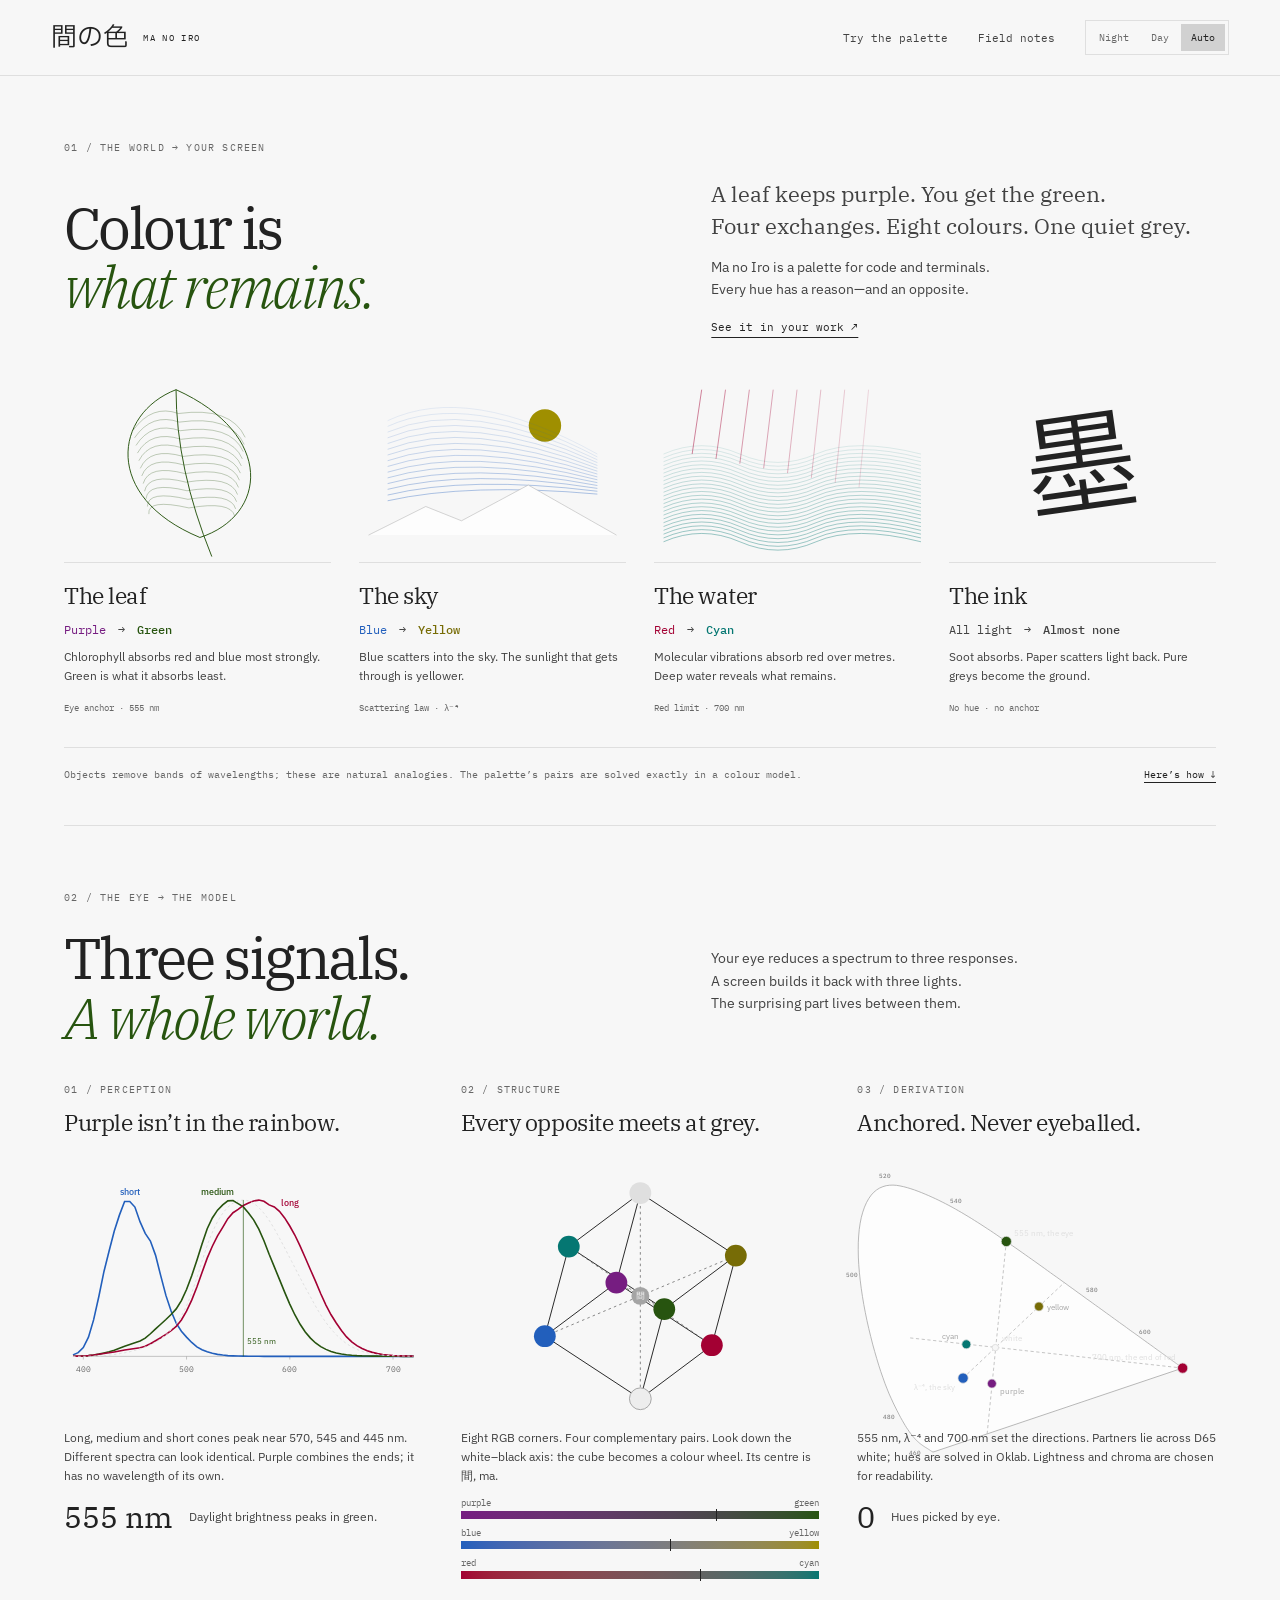
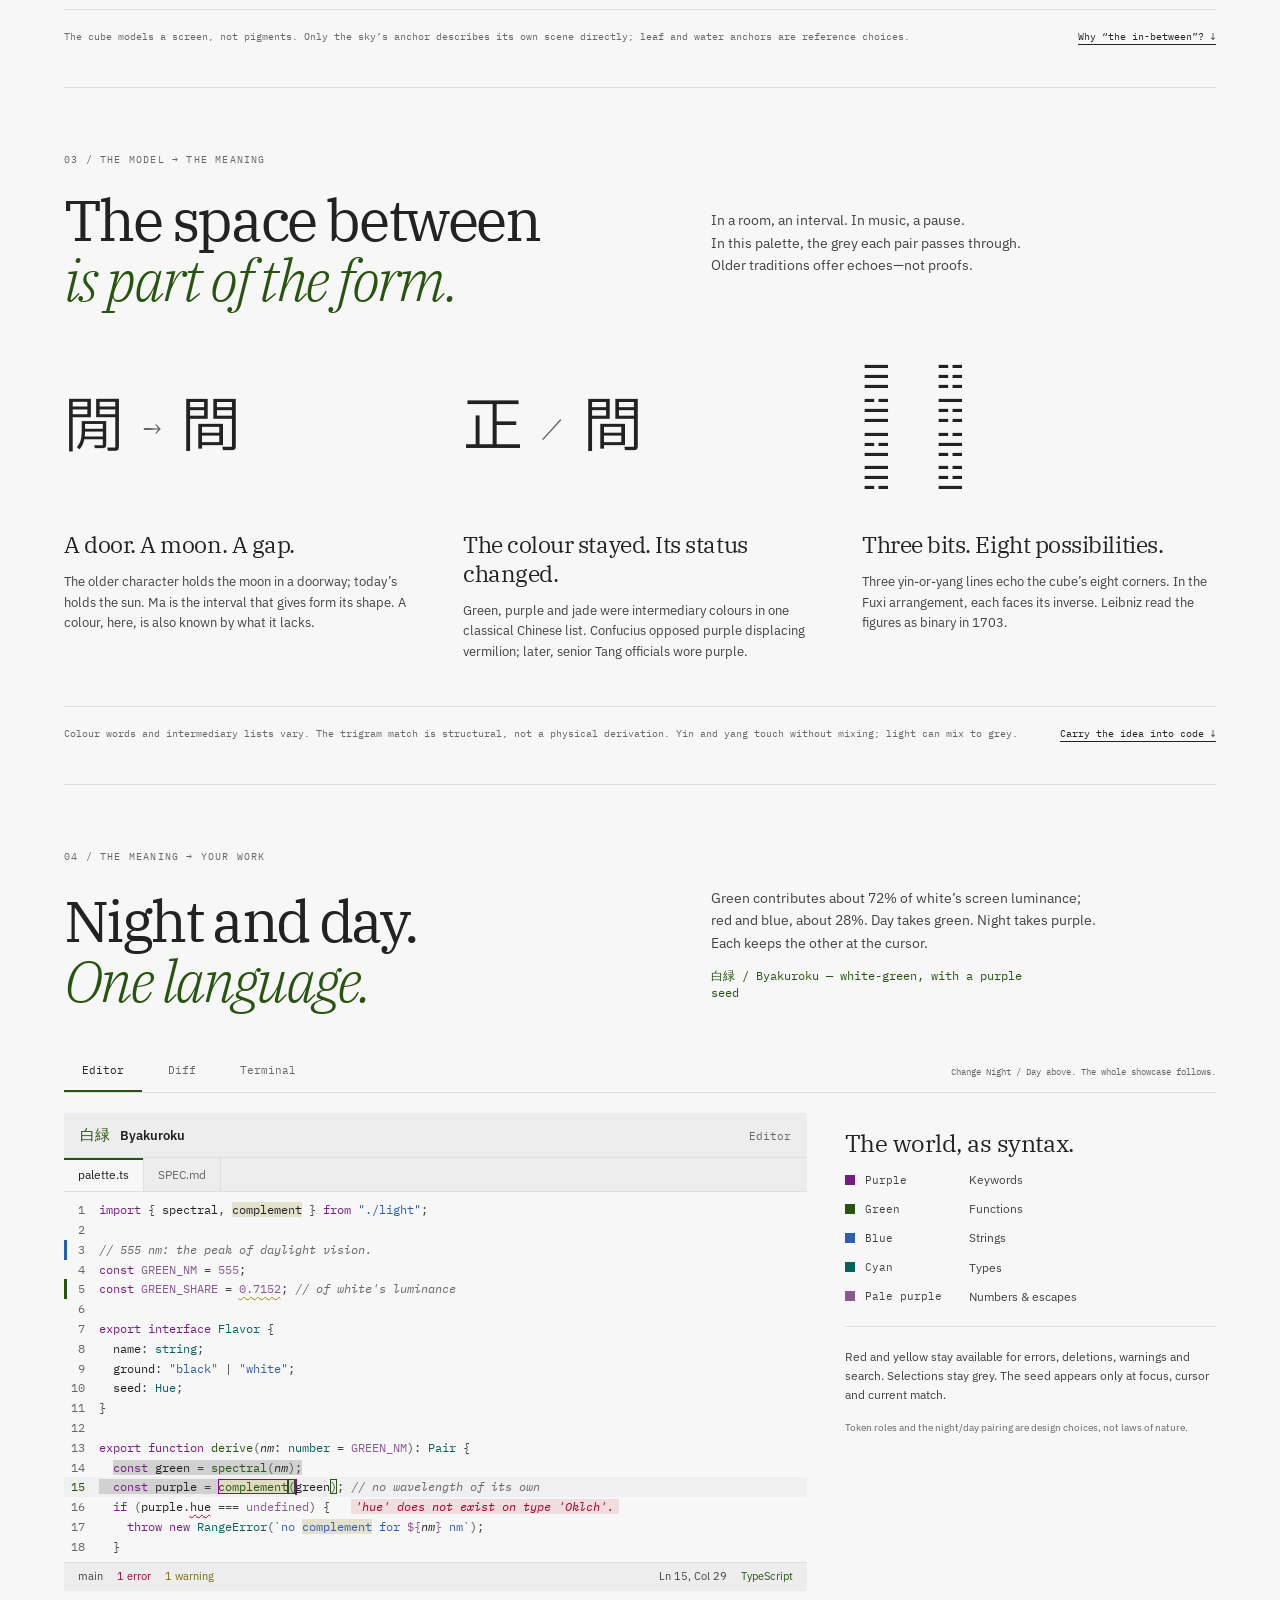
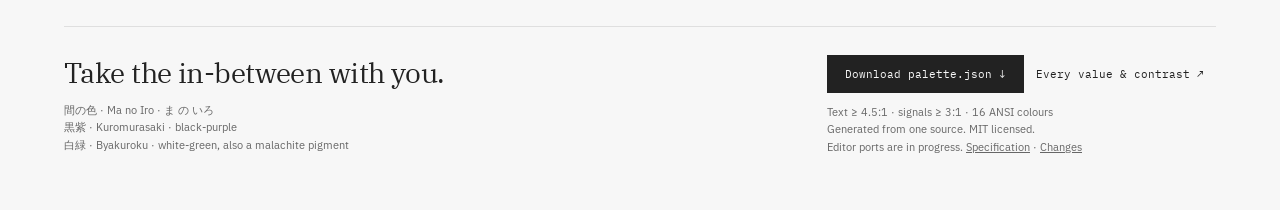
<file: docs/showcase.html>
<!doctype html>
<html lang="en">
<head>
<meta charset="utf-8">
<meta name="viewport" content="width=device-width, initial-scale=1, viewport-fit=cover">
<meta name="color-scheme" content="light dark">
<title>Ma no Iro 間の色: every colour comes with the colour it takes away</title>
<meta name="description" content="Ma no Iro is a two-flavor palette of eight colours in four complementary pairs, all crossing at one grey: the colour of the in-between.">
<link rel="stylesheet" href="showcase-story.css">
<link rel="preconnect" href="https://fonts.googleapis.com">
<link rel="preconnect" href="https://fonts.gstatic.com" crossorigin>
<link href="https://fonts.googleapis.com/css2?family=IBM+Plex+Mono:ital,wght@0,400;0,500;0,600;1,400&family=IBM+Plex+Sans:ital,wght@0,300;0,400;0,500;0,600;1,400&family=IBM+Plex+Serif:ital,wght@0,300;0,400;1,300&display=swap" rel="stylesheet">
<link href="https://fonts.googleapis.com/css2?family=IBM+Plex+Sans+JP:wght@300;400;500&text=%E3%81%84%E3%81%8D%E3%81%8F%E3%81%95%E3%81%AE%E3%81%B3%E3%81%BE%E3%82%80%E3%82%83%E3%82%89%E3%82%8D%E5%85%AB%E5%8D%A6%E5%9D%8E%E6%AD%A3%E7%99%BD%E7%A2%A7%E7%B4%AB%E7%B6%A0%E7%B7%91%E8%89%B2%E9%96%91%E9%96%92%E9%96%93%E9%99%B0%E9%99%BD%E9%9B%A2%E9%9D%92%E9%BB%92&display=swap" rel="stylesheet">

<link rel="stylesheet" href="showcase-components.css">
<style>
/* tokens:start */
:root{--k-mantle:#0e0e0e;--k-base:#141414;--k-surface:#1c1c1c;--k-overlay:#262626;--k-dim:#555555;--k-muted:#898989;--k-subtle:#b1b1b1;--k-text:#e4e4e4;--k-hl_low:#191919;--k-hl_med:#232323;--k-hl_high:#383838;--k-keyword:#cc79d9;--k-special:#e8c2f0;--k-function:#9cdc88;--k-seed:#98fc70;--k-string:#a3b8f8;--k-blue:#80a1f6;--k-yellow:#f4e05e;--k-yellow_text:#f4e05e;--k-type:#3caca5;--k-cyan:#67e2da;--k-red:#ed647a;--k-home:#cc79d9;--b-mantle:#ededed;--b-base:#f7f7f7;--b-surface:#fdfdfd;--b-overlay:#dfdfdf;--b-dim:#a4a4a4;--b-muted:#676767;--b-subtle:#424242;--b-text:#222222;--b-hl_low:#f0f0f0;--b-hl_med:#e8e8e8;--b-hl_high:#d1d1d1;--b-keyword:#761d81;--b-special:#895a91;--b-function:#27540f;--b-seed:#90039f;--b-string:#305daf;--b-blue:#225fbc;--b-yellow:#9f8f00;--b-yellow_text:#776c06;--b-type:#07625e;--b-cyan:#057772;--b-red:#a30033;--b-home:#27540f;--c-mantle:#ededed;--c-base:#f7f7f7;--c-surface:#fdfdfd;--c-overlay:#dfdfdf;--c-dim:#a4a4a4;--c-muted:#676767;--c-subtle:#424242;--c-text:#222222;--c-hl_low:#f0f0f0;--c-hl_med:#e8e8e8;--c-hl_high:#d1d1d1;--c-keyword:#761d81;--c-special:#895a91;--c-function:#27540f;--c-seed:#90039f;--c-string:#305daf;--c-blue:#225fbc;--c-yellow:#9f8f00;--c-yellow_text:#776c06;--c-type:#07625e;--c-cyan:#057772;--c-red:#a30033;--c-home:#27540f;}
@media (prefers-color-scheme: dark){:root:not([data-theme="light"]){--c-mantle:#0e0e0e;--c-base:#141414;--c-surface:#1c1c1c;--c-overlay:#262626;--c-dim:#555555;--c-muted:#898989;--c-subtle:#b1b1b1;--c-text:#e4e4e4;--c-hl_low:#191919;--c-hl_med:#232323;--c-hl_high:#383838;--c-keyword:#cc79d9;--c-special:#e8c2f0;--c-function:#9cdc88;--c-seed:#98fc70;--c-string:#a3b8f8;--c-blue:#80a1f6;--c-yellow:#f4e05e;--c-yellow_text:#f4e05e;--c-type:#3caca5;--c-cyan:#67e2da;--c-red:#ed647a;--c-home:#cc79d9;}}
:root[data-theme="dark"]{--c-mantle:#0e0e0e;--c-base:#141414;--c-surface:#1c1c1c;--c-overlay:#262626;--c-dim:#555555;--c-muted:#898989;--c-subtle:#b1b1b1;--c-text:#e4e4e4;--c-hl_low:#191919;--c-hl_med:#232323;--c-hl_high:#383838;--c-keyword:#cc79d9;--c-special:#e8c2f0;--c-function:#9cdc88;--c-seed:#98fc70;--c-string:#a3b8f8;--c-blue:#80a1f6;--c-yellow:#f4e05e;--c-yellow_text:#f4e05e;--c-type:#3caca5;--c-cyan:#67e2da;--c-red:#ed647a;--c-home:#cc79d9;}
/* tokens:end */

</style>
</head>
<body>
<a class="skip-link" href="#work">Skip to the theme preview</a>
<header class="mast"><a href="#light" class="identity"><span lang="ja">間の色</span><span>MA NO IRO</span></a><nav aria-label="Main"><a href="#work">Try the palette</a><button id="open-notes" type="button">Field notes</button><div class="theme-switch" role="group" aria-label="Appearance"><button data-theme-choice="dark" aria-pressed="false">Night</button><button data-theme-choice="light" aria-pressed="false">Day</button><button data-theme-choice="system" aria-pressed="true" aria-label="Use system appearance">Auto</button></div></nav></header>
<main>
<section class="exhibit" id="light"><header class="exhibit-heading"><p class="eyebrow">01 / THE WORLD → YOUR SCREEN</p><h1>Colour is<br><em>what remains.</em></h1><div><p class="intro">A leaf keeps purple. You get the green.<br>Four exchanges. Eight colours. One quiet grey.</p><p>Ma no Iro is a palette for code and terminals.<br>Every hue has a reason—and an opposite.</p><a class="text-link" href="#work">See it in your work ↗</a></div></header>
<div class="exchanges"><article class="exchange leaf"><div class="object"><svg viewBox="0 0 560 400" role="img" aria-label="A leaf with green veins; purple light is absorbed, green light is returned"><path d="M285 345C80 260 105 85 235 35C445 130 425 300 285 345Z" fill="none" stroke="var(--c-function)" stroke-width="2"/><path d="M235 35Q235 200 310 385" fill="none" stroke="var(--c-function)" stroke-width="2"/><path d="M240 85Q185 65 145 120M240 85Q350 70 380 135" fill="none" stroke="var(--c-function)" opacity=".6"/><path d="M242 103Q184 83 148 136M242 103Q350 88 378 150" fill="none" stroke="var(--c-function)" opacity=".6"/><path d="M244 121Q183 101 151 152M244 121Q350 106 376 165" fill="none" stroke="var(--c-function)" opacity=".6"/><path d="M246 139Q182 119 154 168M246 139Q350 124 374 180" fill="none" stroke="var(--c-function)" opacity=".6"/><path d="M248 157Q181 137 157 184M248 157Q350 142 372 195" fill="none" stroke="var(--c-function)" opacity=".6"/><path d="M250 175Q180 155 160 200M250 175Q350 160 370 210" fill="none" stroke="var(--c-function)" opacity=".6"/><path d="M252 193Q179 173 163 216M252 193Q350 178 368 225" fill="none" stroke="var(--c-function)" opacity=".6"/><path d="M254 211Q178 191 166 232M254 211Q350 196 366 240" fill="none" stroke="var(--c-function)" opacity=".6"/><path d="M256 229Q177 209 169 248M256 229Q350 214 364 255" fill="none" stroke="var(--c-function)" opacity=".6"/><path d="M258 247Q176 227 172 264M258 247Q350 232 362 270" fill="none" stroke="var(--c-function)" opacity=".6"/><path d="M260 265Q175 245 175 280M260 265Q350 250 360 285" fill="none" stroke="var(--c-function)" opacity=".6"/><path d="M262 283Q174 263 178 296M262 283Q350 268 358 300" fill="none" stroke="var(--c-function)" opacity=".6"/></svg></div><h2>The leaf</h2><p class="exchange-pair"><span>Purple</span><span aria-hidden="true">→</span><strong>Green</strong></p><p>Chlorophyll absorbs red and blue most strongly. Green is what it absorbs least.</p><small>Eye anchor · 555 nm</small></article><article class="exchange sky"><div class="object"><svg viewBox="0 0 560 400" role="img" aria-label="Blue scattered sky above a landscape; direct sunlight is yellow"><circle cx="390" cy="110" r="34" fill="var(--c-yellow)"/><path class="sky-ray" d="M60 100Q230 20 500 170" fill="none" stroke="var(--c-blue)" opacity="0.2"/><path class="sky-ray" d="M60 112Q230 35 500 176" fill="none" stroke="var(--c-blue)" opacity="0.24000000000000002"/><path class="sky-ray" d="M60 124Q230 50 500 182" fill="none" stroke="var(--c-blue)" opacity="0.28"/><path class="sky-ray" d="M60 136Q230 65 500 188" fill="none" stroke="var(--c-blue)" opacity="0.32"/><path class="sky-ray" d="M60 148Q230 80 500 194" fill="none" stroke="var(--c-blue)" opacity="0.36"/><path class="sky-ray" d="M60 160Q230 95 500 200" fill="none" stroke="var(--c-blue)" opacity="0.4"/><path class="sky-ray" d="M60 172Q230 110 500 206" fill="none" stroke="var(--c-blue)" opacity="0.44"/><path class="sky-ray" d="M60 184Q230 125 500 212" fill="none" stroke="var(--c-blue)" opacity="0.48000000000000004"/><path class="sky-ray" d="M60 196Q230 140 500 218" fill="none" stroke="var(--c-blue)" opacity="0.52"/><path class="sky-ray" d="M60 208Q230 155 500 224" fill="none" stroke="var(--c-blue)" opacity="0.56"/><path class="sky-ray" d="M60 220Q230 170 500 230" fill="none" stroke="var(--c-blue)" opacity="0.6000000000000001"/><path class="sky-ray" d="M60 232Q230 185 500 236" fill="none" stroke="var(--c-blue)" opacity="0.64"/><path class="sky-ray" d="M60 244Q230 200 500 242" fill="none" stroke="var(--c-blue)" opacity="0.6799999999999999"/><path class="sky-ray" d="M60 256Q230 215 500 248" fill="none" stroke="var(--c-blue)" opacity="0.72"/><path class="sky-ray" d="M60 268Q230 230 500 254" fill="none" stroke="var(--c-blue)" opacity="0.76"/><path d="M20 340L140 280L215 310L355 235L540 340" fill="var(--c-surface)" stroke="var(--c-dim)"/></svg></div><h2>The sky</h2><p class="exchange-pair"><span>Blue</span><span aria-hidden="true">→</span><strong>Yellow</strong></p><p>Blue scatters into the sky. The sunlight that gets through is yellower.</p><small>Scattering law · λ⁻⁴</small></article><article class="exchange water"><div class="object"><svg viewBox="0 0 560 400" role="img" aria-label="Red light fades as it descends into cyan waves"><path class="water-line" style="--i:0" d="M20 170Q100 135 180 170T340 170T560 170" fill="none" stroke="var(--c-cyan)" opacity="0.25"/><path class="water-line" style="--i:1" d="M20 178Q100 143 180 178T340 178T560 178" fill="none" stroke="var(--c-cyan)" opacity="0.275"/><path class="water-line" style="--i:2" d="M20 186Q100 151 180 186T340 186T560 186" fill="none" stroke="var(--c-cyan)" opacity="0.3"/><path class="water-line" style="--i:3" d="M20 194Q100 159 180 194T340 194T560 194" fill="none" stroke="var(--c-cyan)" opacity="0.325"/><path class="water-line" style="--i:4" d="M20 202Q100 167 180 202T340 202T560 202" fill="none" stroke="var(--c-cyan)" opacity="0.35"/><path class="water-line" style="--i:5" d="M20 210Q100 175 180 210T340 210T560 210" fill="none" stroke="var(--c-cyan)" opacity="0.375"/><path class="water-line" style="--i:6" d="M20 218Q100 183 180 218T340 218T560 218" fill="none" stroke="var(--c-cyan)" opacity="0.4"/><path class="water-line" style="--i:7" d="M20 226Q100 191 180 226T340 226T560 226" fill="none" stroke="var(--c-cyan)" opacity="0.42500000000000004"/><path class="water-line" style="--i:8" d="M20 234Q100 199 180 234T340 234T560 234" fill="none" stroke="var(--c-cyan)" opacity="0.45"/><path class="water-line" style="--i:9" d="M20 242Q100 207 180 242T340 242T560 242" fill="none" stroke="var(--c-cyan)" opacity="0.475"/><path class="water-line" style="--i:10" d="M20 250Q100 215 180 250T340 250T560 250" fill="none" stroke="var(--c-cyan)" opacity="0.5"/><path class="water-line" style="--i:11" d="M20 258Q100 223 180 258T340 258T560 258" fill="none" stroke="var(--c-cyan)" opacity="0.525"/><path class="water-line" style="--i:12" d="M20 266Q100 231 180 266T340 266T560 266" fill="none" stroke="var(--c-cyan)" opacity="0.55"/><path class="water-line" style="--i:13" d="M20 274Q100 239 180 274T340 274T560 274" fill="none" stroke="var(--c-cyan)" opacity="0.575"/><path class="water-line" style="--i:14" d="M20 282Q100 247 180 282T340 282T560 282" fill="none" stroke="var(--c-cyan)" opacity="0.6000000000000001"/><path class="water-line" style="--i:15" d="M20 290Q100 255 180 290T340 290T560 290" fill="none" stroke="var(--c-cyan)" opacity="0.625"/><path class="water-line" style="--i:16" d="M20 298Q100 263 180 298T340 298T560 298" fill="none" stroke="var(--c-cyan)" opacity="0.65"/><path class="water-line" style="--i:17" d="M20 306Q100 271 180 306T340 306T560 306" fill="none" stroke="var(--c-cyan)" opacity="0.675"/><path class="water-line" style="--i:18" d="M20 314Q100 279 180 314T340 314T560 314" fill="none" stroke="var(--c-cyan)" opacity="0.7"/><path class="water-line" style="--i:19" d="M20 322Q100 287 180 322T340 322T560 322" fill="none" stroke="var(--c-cyan)" opacity="0.7250000000000001"/><path class="water-line" style="--i:20" d="M20 330Q100 295 180 330T340 330T560 330" fill="none" stroke="var(--c-cyan)" opacity="0.75"/><path class="water-line" style="--i:21" d="M20 338Q100 303 180 338T340 338T560 338" fill="none" stroke="var(--c-cyan)" opacity="0.775"/><path class="water-line" style="--i:22" d="M20 346Q100 311 180 346T340 346T560 346" fill="none" stroke="var(--c-cyan)" opacity="0.8"/><path class="water-line" style="--i:23" d="M20 354Q100 319 180 354T340 354T560 354" fill="none" stroke="var(--c-cyan)" opacity="0.8250000000000001"/><path d="M100 35L80 170" stroke="var(--c-red)" opacity="1.0" fill="none"/><path d="M150 35L130 180" stroke="var(--c-red)" opacity="0.9" fill="none"/><path d="M200 35L180 190" stroke="var(--c-red)" opacity="0.8" fill="none"/><path d="M250 35L230 200" stroke="var(--c-red)" opacity="0.7" fill="none"/><path d="M300 35L280 210" stroke="var(--c-red)" opacity="0.6" fill="none"/><path d="M350 35L330 220" stroke="var(--c-red)" opacity="0.5" fill="none"/><path d="M400 35L380 230" stroke="var(--c-red)" opacity="0.3999999999999999" fill="none"/><path d="M450 35L430 240" stroke="var(--c-red)" opacity="0.29999999999999993" fill="none"/></svg></div><h2>The water</h2><p class="exchange-pair"><span>Red</span><span aria-hidden="true">→</span><strong>Cyan</strong></p><p>Molecular vibrations absorb red over metres. Deep water reveals what remains.</p><small>Red limit · 700 nm</small></article><article class="exchange ink"><div class="object"><div class="ink-paper" role="img" aria-label="Sumi ink on paper: a dark brushstroke against a light ground"><span lang="ja">墨</span></div></div><h2>The ink</h2><p class="exchange-pair"><span>All light</span><span aria-hidden="true">→</span><strong>Almost none</strong></p><p>Soot absorbs. Paper scatters light back. Pure greys become the ground.</p><small>No hue · no anchor</small></article></div><p class="scene-foot">Objects remove bands of wavelengths; these are natural analogies. The palette’s pairs are solved exactly in a colour model. <a href="#model">Here’s how ↓</a></p></section>
<section class="exhibit" id="model"><header class="exhibit-heading"><p class="eyebrow">02 / THE EYE → THE MODEL</p><h2>Three signals.<br><em>A whole world.</em></h2><p>Your eye reduces a spectrum to three responses.<br>A screen builds it back with three lights.<br>The surprising part lives between them.</p></header>
<div class="model-grid"><article><p class="eyebrow">01 / PERCEPTION</p><h3>Purple isn’t in the rainbow.</h3><div id="fig-eye" class="diagram" role="img" aria-label="Measured cone sensitivities and daylight brightness"></div><p>Long, medium and short cones peak near 570, 545 and 445 nm. Different spectra can look identical. Purple combines the ends; it has no wavelength of its own.</p><p class="fact"><b>555 nm</b>Daylight brightness peaks in green.</p></article><article><p class="eyebrow">02 / STRUCTURE</p><h3>Every opposite meets at grey.</h3><div id="fig-cube" class="diagram"></div><p>Eight RGB corners. Four complementary pairs. Look down the white–black axis: the cube becomes a colour wheel. Its centre is 間, ma.</p><div id="fig-mix"></div></article><article><p class="eyebrow">03 / DERIVATION</p><h3>Anchored. Never eyeballed.</h3><div id="fig-cie" class="diagram" role="img" aria-label="Three anchors and complements across D65 white"></div><p>555 nm, λ⁻⁴ and 700 nm set the directions. Partners lie across D65 white; hues are solved in Oklab. Lightness and chroma are chosen for readability.</p><p class="fact"><b>0</b>Hues picked by eye.</p></article></div>
<p class="scene-foot">The cube models a screen, not pigments. Only the sky’s anchor describes its own scene directly; leaf and water anchors are reference choices. <a href="#meaning">Why “the in-between”? ↓</a></p></section>
<section class="exhibit" id="meaning"><header class="exhibit-heading"><p class="eyebrow">03 / THE MODEL → THE MEANING</p><h2>The space between<br><em>is part of the form.</em></h2><p>In a room, an interval. In music, a pause.<br>In this palette, the grey each pair passes through.<br>Older traditions offer echoes—not proofs.</p></header>
<div class="meaning-grid"><article><div lang="ja" class="glyph">閒<span>→</span>間</div><h3>A door. A moon. A gap.</h3><p>The older character holds the moon in a doorway; today’s holds the sun. Ma is the interval that gives form its shape. A colour, here, is also known by what it lacks.</p></article><article><div lang="zh" class="glyph">正<span>／</span>間</div><h3>The colour stayed. Its status changed.</h3><p>Green, purple and jade were intermediary colours in one classical Chinese list. Confucius opposed purple displacing vermilion; later, senior Tang officials wore purple.</p></article><article><div class="trigrams" aria-label="Eight trigrams, paired with their binary inverses">☰ ☷<br>☱ ☶<br>☲ ☵<br>☴ ☳</div><h3>Three bits. Eight possibilities.</h3><p>Three yin-or-yang lines echo the cube’s eight corners. In the Fuxi arrangement, each faces its inverse. Leibniz read the figures as binary in 1703.</p></article></div>
<p class="scene-foot">Colour words and intermediary lists vary. The trigram match is structural, not a physical derivation. Yin and yang touch without mixing; light can mix to grey. <a href="#work">Carry the idea into code ↓</a></p></section>
<section class="exhibit" id="work"><header class="exhibit-heading"><p class="eyebrow">04 / THE MEANING → YOUR WORK</p><h2>Night and day.<br><em>One language.</em></h2><div><p>Green contributes about 72% of white’s screen luminance; red and blue, about 28%. Day takes green. Night takes purple. Each keeps the other at the cursor.</p><p class="flavour-label" id="flavour-label"></p></div></header>
<div class="work-toolbar"><div role="tablist" aria-label="Preview"><button role="tab" id="tab-editor" data-view="editor" aria-selected="true" aria-controls="preview">Editor</button><button role="tab" id="tab-diff" data-view="diff" aria-selected="false" aria-controls="preview" tabindex="-1">Diff</button><button role="tab" id="tab-terminal" data-view="terminal" aria-selected="false" aria-controls="preview" tabindex="-1">Terminal</button></div><span>Change Night / Day above. The whole showcase follows.</span></div>
<div class="workbench"><div id="preview" role="tabpanel" aria-labelledby="tab-editor"></div><aside class="role-key"><h3>The world, as syntax.</h3><p><i class="keyword"></i><b>Purple</b> Keywords</p><p><i class="function"></i><b>Green</b> Functions</p><p><i class="string"></i><b>Blue</b> Strings</p><p><i class="type"></i><b>Cyan</b> Types</p><p><i class="special"></i><b>Pale purple</b> Numbers & escapes</p><hr><p>Red and yellow stay available for errors, deletions, warnings and search. Selections stay grey. The seed appears only at focus, cursor and current match.</p><small>Token roles and the night/day pairing are design choices, not laws of nature.</small></aside></div>
<footer class="takeaway"><div><h3>Take the in-between with you.</h3><p>間の色 · Ma no Iro · ま の いろ<br>黒紫 · Kuromurasaki · black-purple<br>白緑 · Byakuroku · white-green, also a malachite pigment</p></div><div><a class="download" href="../palette.json" download>Download palette.json ↓</a><button id="open-palette">Every value & contrast ↗</button><p>Text ≥ 4.5:1 · signals ≥ 3:1 · 16 ANSI colours<br>Generated from one source. MIT licensed.<br>Editor ports are in progress. <a href="../SPEC.md">Specification</a> · <a href="../CHANGELOG.md">Changes</a></p></div></footer></section>
</main><dialog id="palette-dialog" aria-labelledby="palette-heading"><div class="dialog-heading"><div><p class="eyebrow">THE COLOUR OF THE IN-BETWEEN</p><h2 id="palette-heading">Take a closer look.</h2></div><button type="button" id="close-palette" aria-label="Close palette">×</button></div><p>Every colour comes from the same three anchors. Choose a flavour; click a hex to copy it.</p><div class="palette-tools"><div role="group" aria-label="Palette flavour"><button type="button" data-flavour="kuromurasaki" aria-pressed="true">黒紫 Night</button><button type="button" data-flavour="byakuroku" aria-pressed="false">白緑 Day</button></div><label>Find a token <input type="search" id="palette-search" placeholder="keyword, function, error…"></label></div><div id="palette-table"></div><p id="copy-live" role="status"></p><details><summary>The science behind the story</summary><p>Leaves absorb strongly at the blue and red ends and less in the green. They absorb most green too; green is what they absorb least. Air scatters short wavelengths; pure water absorbs red over distance. Real skies and seas are more complex than these illustrations.</p><p>Ma no Iro anchors green at 555 nm, blue at the λ⁻⁴ scattering curve, and red at 700 nm. Their partners are solved across the D65 white point. Only the sky’s anchor describes its scene directly; the other anchors are reference choices. Lightness, chroma, and code roles are design choices.</p><p>The cube is a model of a screen. Its opposite corners meet at grey. The palette’s colours are solved near those corners; mixed as light, their pairs pass through a neutral balance. 間, ma, names the interval—we borrow it for that meeting place.</p><a href="../SPEC.md">Read the full specification ↗</a></details></dialog>
<dialog id="notes-dialog" aria-labelledby="notes-title"><header><div><p class="eyebrow">THE COMPLETE FIELD GUIDE</p><h2 id="notes-title">The reasoning behind the colours.</h2></div><button id="close-notes" aria-label="Close field notes">×</button></header><p>The original explanations and qualifications, kept together for reference.</p><div><section class="act"><header class="act-heading"><p class="eyebrow">01 / LIGHT / THE WORLD</p><h2>What reaches you is what remains.</h2><p class="bridge">Follow one idea from sunlight to the screen.</p></header><p class="bridge">For code and terminals first, and the ground of a design system next. Anchored in colorimetry and daylight vision, solved across white in Oklab.</p><div class="opening-prose"><p>Fire, stars and screens make colour by giving light off. Almost everything else you see makes it by taking light away: a leaf, the sky, water and ink each keep part of the light that reaches them and let the rest through to your eye. What reaches you leans toward the complement of what was taken, the colour on the far side of white.</p>
<p>Ma no Iro is built from four of those exchanges, and from the idea underneath them: a thing can be known by what it does not keep. Japanese has a word for form defined by absence, for the pause in music or the empty space in a room. It is 間, ma: the gap, the in-between.</p>
<p class="strict"><b>Strictly speaking.</b> A real object removes a range of wavelengths, not a single colour, so what is left only leans toward the exact complement. The pairs in Ma no Iro are exact because they are solved in a colour model, as the rest of this page shows.</p></div><div class="nature-grid"><article class="story-spread"><div class="reading"><h3>A leaf takes purple from sunlight, and gives back green.</h3><p>Chlorophyll absorbs strongly at both ends of the visible spectrum, the blue and the red, and much less in the middle. Light from both ends at once is what we see as purple, so what the leaf takes, seen together, is purple, and what it gives back looks green. Some grow lights skip the middle entirely, and glow purple, for the same reason.</p>
<p class="anchor"><b>Anchor: 555 nm.</b> This pair is anchored not in the leaf but in the eye: 555 nm is where human vision is most sensitive in daylight, as the eye scene shows.</p>
<p class="strict"><b>Strictly speaking.</b> A leaf absorbs most of the green light too; it looks green because green is what it absorbs least. It also reflects a great deal of infrared, which we cannot see.</p></div></article><article class="story-spread"><div class="reading"><h3>The sky takes blue out of sunlight, and leaves the sun yellower.</h3><p>Air molecules scatter short wavelengths far more than long ones, in proportion to one over the wavelength to the fourth power. The scattered blue reaches you from every direction and fills the sky. The direct sunlight that gets through has lost some of its blue and looks a little yellower, and much more so at sunset, when it passes through more air.</p>
<p class="anchor"><b>Anchor: the &lambda;<sup>&minus;4</sup> curve.</b> The same curve is the limit a glowing hot body approaches as its temperature rises without end, so the blue of the sky and the blue of infinite heat are one colour.</p>
<p class="strict"><b>Strictly speaking.</b> Sunlight is not an even spectrum to begin with, and scattering is even stronger in violet; the sky looks blue rather than violet partly because the sun gives off less violet and our eyes are less sensitive to it.</p></div></article><article class="story-spread"><div class="reading"><h3>Water takes red, so it looks cyan.</h3><p>The bonds in a water molecule vibrate, and a few of those vibrations absorb red light. The effect is invisible in a glass but adds up over metres, so deep clear water and glacier ice show what is left: cyan and blue. Water is one of very few everyday things whose colour comes from its molecules vibrating rather than from its electrons.</p>
<p class="anchor"><b>Anchor: 700 nm, the end of red.</b> In the CIE standard observer, every longer visible wavelength has exactly the same chromaticity, so this is the reddest red there is. Cyan is its complement.</p>
<p class="strict"><b>Strictly speaking.</b> The colour of a real lake or sea also depends on what is dissolved and floating in it, and on the sky it reflects.</p></div></article><article class="story-spread"><div class="reading"><h3>Ink takes everything. Paper gives it all back.</h3><p>Sumi ink is made of soot: fine carbon that absorbs almost every visible wavelength. Paper, like snow, is a tangle of fibres that scatters every wavelength back about equally. So black and white are not a colour and its opposite but the amount of light itself, none of it and all of it.</p>
<p>In Ma no Iro they are the ground: pure grey from black to white, so no colour is ever spent on the background.</p>
<p class="strict"><b>Strictly speaking.</b> No ink is perfectly black and no paper perfectly white; both return a little light, and paper often a little more blue than red.</p></div></article></div></section><section class="act"><header class="act-heading"><p class="eyebrow">02 / LIGHT / THE EYE</p><h2>Then the eye changes everything.</h2><p class="bridge">A spectrum becomes three signals. Three lights become a cube. The cube reveals the in-between.</p></header><article class="story-spread"><div class="reading"><h3>The eye turns a spectrum into three numbers.</h3><p>Your retina has three kinds of cone, long, medium and short, most sensitive near 570, 545 and 445 nm. Every colour you see is how strongly light excites those three. Two quite different spectra can excite them equally and look identical, which is why a screen can show you a leaf with only three kinds of light.</p>
<p>In daylight, your sense of brightness peaks at 555 nm, in the green: Ma no Iro&rsquo;s first anchor. And purple exists only here. No single wavelength excites the long and short cones while sparing the middle one, so purple is a colour the eye makes, not one the rainbow has.</p>
<p>Behind the cones, the visual system compares them. One comparison runs roughly between green and magenta, the other roughly between violet and yellow, which is part of why those colours feel like opposites.</p>
<p class="strict"><b>Strictly speaking.</b> The comparisons measured in the retina do not line up exactly with the opposites people name, red against green and blue against yellow. Vision science has not fully reconciled the two.</p></div></article><article class="story-spread"><div class="reading"><h3>Eight colours, four pairs, one grey.</h3><p>A screen makes every colour from three lights, red, green and blue, so the colours it can show fill a cube. The eight corners are the eight colours a terminal names. Opposite corners are complements, pairs that add up to white, and the four lines joining them all cross at the grey at the centre. Look straight down from white to black and the cube becomes a hexagon: the colour wheel, with grey at its heart.</p>
<p>That grey is where Ma no Iro takes its name. Every pair leaves it in opposite directions, and each colour is defined by the one it lacks. Run it backwards and it still holds: mix a pair as light, a little more of one and a little less of the other, and somewhere on the way there is a grey with no hue at all.</p>
<p class="strict"><b>Strictly speaking.</b> The cube is a model of a screen, not of light or of the eye. Its complements are exact for a screen&rsquo;s three lights; painters mixing pigments, and perception itself, pair colours a little differently. And Ma no Iro&rsquo;s colours are named for the corners, not taken from them: each is solved from its anchor and sits a few degrees of hue from its corner, while each pair still lies on a line through the grey.</p></div></article><article class="story-spread"><div class="reading"><h3>Three anchors, and the ink.</h3><p>Colorimetry maps every colour a person can see onto one chart, the CIE 1931 chromaticity diagram. Pure wavelengths run around its curved edge; the purples close the bottom with a straight line, because no single wavelength makes them. White sits inside.</p>
<p>Each pair in Ma no Iro has one anchor, and its partner lies on the straight line through white, on the far side. Each anchor is a reference point from the eye or from physics: the peak of daylight vision for the leaf, the law of scattering for the sky, and the end of red for the water. Only the sky&rsquo;s anchor is the physics of its own scene; the other two are choices, not measurements of a leaf or a lake. Once the anchors are set, no hue is picked by eye. The ink has no hue, so it needs no anchor.</p>
<p class="strict"><b>Strictly speaking.</b> The diagram shows chromaticity and ignores brightness. Hues in the palette are solved; lightness and chroma are design choices, set so that text stays readable.</p></div></article></section><section class="act"><header class="act-heading"><p class="eyebrow">03 / LIGHT / MEANING</p><h2>The geometry is new. The echoes are old.</h2><p class="bridge">Correspondences, not proofs. The science sets the colours; these stories give the in-between another way to be seen.</p></header><article class="tradition-row"><div class="tradition-mark" lang="zh">正色 間色</div><div class="reading"><p class="eyebrow">INTERMEDIARY COLOURS</p><p>Classical Chinese colour theory named five cardinal colours, black, white, red, yellow and <span class="jp" lang="zh">青</span> (blue-green), and a set of intermediary colours mixed between them. In one common list, green, purple and jade (<span class="jp" lang="zh">綠</span>, <span class="jp" lang="zh">紫</span>, <span class="jp" lang="zh">碧</span>) are among those intermediaries: the leaf&rsquo;s pair were in-between colours long before this palette. Confucius hated the way purple displaced vermilion; more than a thousand years later, Tang officials of the third rank and above wore it. The colour had not changed. The people looking at it had.</p></div></article><article class="tradition-row"><div class="tradition-mark" lang="zh">陰陽</div><div class="reading"><p class="eyebrow">EACH KEEPS THE OTHER</p><p>Yin and yang are opposites that each hold a seed of the other and turn into each other. Ma no Iro borrows the image for its two flavors: a night that keeps a dot of green, and a day that keeps a dot of purple. Not for the grey: yin and yang touch but never mix. Light does.</p></div></article><article class="tradition-row"><div class="tradition-mark" lang="zh">八卦</div><div class="reading"><p class="eyebrow">THREE LINES / EIGHT STATES</p><p>One gives two, two give four, four give eight. A trigram is three lines, each yin or yang: three bits, like the corners of the colour cube. All yin, &#9783;, is black; all yang, &#9776;, is white. In the circle attributed to Fuxi every trigram faces its inverse across the centre, as every corner faces its complement, and in 1703 Leibniz read the same figures as binary.</p></div></article><article class="tradition-row"><div class="tradition-mark" lang="ja">閒 間</div><div class="reading"><p class="eyebrow">THE INTERVAL</p><p>In Japanese aesthetics, ma is the interval that gives a form its shape: the gap between stones in a garden, the pause between notes. Its older form, <span class="jp" lang="zh">閒</span>, is a door with the moon in it: shut a door at night, and if moonlight still shows, there is a gap. Today&rsquo;s form, <span class="jp" lang="ja">間</span>, has the sun in the door instead. It is the same character that names the intermediary colours. Ma no Iro extends it, as a correspondence rather than a reading of the tradition: a colour can be known by what it lacks.</p></div></article><aside class="tradition-note"><p class="strict"><b>Strictly speaking.</b> These are correspondences, not proofs, and nothing in the palette depends on them. Classical colour words do not map one to one onto modern hues: <span class="jp" lang="zh">青</span> covers both blue and green, and lists of intermediary colours differ between sources. The trigrams match the cube in structure only: water and fire, <span class="jp" lang="zh">坎</span> and <span class="jp" lang="zh">離</span>, always land on a complementary pair, but which pair depends only on which light is read as the middle line. A match that can be made to say anything proves nothing.</p></aside></section><section class="act"><header class="act-heading"><p class="eyebrow">04 / LIGHT / YOUR WORK</p><h2>All of that, in your next line of code.</h2><p class="bridge">The same relationships survive the change of ground.</p></header><div class="flavour-intro"><h3>Night and day, each keeping a dot of the other.</h3><p>In the formula screens use for brightness, green contributes about 72% of white, and red and blue together about 28%. So green belongs to the day flavor and purple to the night. Like a yin-yang, each keeps a dot of the other half, and spends it only on what you are looking at: the cursor, the current match, the focused control.</p>
<p class="strict"><b>Strictly speaking.</b> The pairing is a design choice grounded in that brightness split, not a law. The seed is placed where it is most visible on each ground: bright green on black, deep purple on white.</p></div><div class="flavour-names"><div><span>夜 / NIGHT</span><h3>黒紫 <small>Kuromurasaki</small></h3><p>Black-purple. A green cursor on a dark ground.</p></div><div><span>昼 / DAY</span><h3>白緑 <small>Byakuroku</small></h3><p>White-green. A purple cursor on a light ground.</p></div></div><div class="usage-copy"><p>Both flavors read the same: keywords are purple and functions are green. Strings are the sky&rsquo;s blue and types are the water&rsquo;s cyan; numbers and escapes are a pale purple. Red and yellow never colour code: they are kept for errors, deletions, warnings and search. Selections are grey steps of the ground, so nothing under them changes colour, and there is one green in code, so an added line is the only green background you will see.</p>
<p class="strict"><b>Strictly speaking.</b> The scenes explain where each colour comes from, not what it means in code; which token gets which colour is a design choice, made so that the most frequent tokens carry the palette&rsquo;s own pair.</p></div></section><section class="act closing"><header class="act-heading"><p class="eyebrow">05 / THE COLOUR OF THE IN-BETWEEN</p><h2>One grey. Three names.</h2><p class="bridge">The grey where every pair meets, and the absence that defines each colour.</p></header><div class="name-grid"><div><h3 lang="ja">間の色</h3><p><b>Ma no Iro</b>, ま の いろ. The colour of the in-between. Ma for short; <code>ma-no-iro</code> in registries.</p></div><div><h3 lang="ja">黒紫</h3><p><b>Kuromurasaki</b>, くろむらさき. Black-purple, the night flavor.</p></div><div><h3 lang="ja">白緑</h3><p><b>Byakuroku</b>, びゃくろく. White-green, the day flavor; also a pale green pigment ground from malachite.</p></div></div><p class="closing-note">Text reaches 4.5:1 on its ground; signals and the cursor reach 3:1. Every value is generated by <code>tools/derive.py</code>, never hand-set.</p><p class="closing-note">MIT licensed. Editor and terminal ports are on the way. <a href="../CHANGELOG.md">Changelog</a> · <span></span></p></section></div></dialog>
<script>
const DATA = /* data:start */{"version":"0.4.1","derivation":{"white_point":"D65","space":"OKLCH","pairs":{"leaf":{"anchor":"green","spectrum":"555 nm","xy":[0.3374,0.6588],"complement":"purple"},"water":{"anchor":"red","spectrum":"700 nm","xy":[0.7347,0.2653],"complement":"cyan"},"sky":{"anchor":"blue","spectrum":"lambda^-4","xy":[0.2399,0.2342],"complement":"yellow"},"ink":{"anchor":"black and white","spectrum":"none and all"}},"method":"each accent lies on the ray from D65 toward its anchor chromaticity, solved at its lightness and chroma","script":"tools/derive.py"},"flavors":{"kuromurasaki":{"name":"Kuromurasaki","jp":"黒紫","appearance":"dark","aliases":{"home":"keyword","on_accent":"base","cursor_text":"base"},"colors":{"mantle":{"hex":"#0e0e0e","oklch":[0.165,0.0,0.0],"contrast":1.04,"role":"Recessed frames: sidebar, title bar, tab strip, status bar","group":"ink"},"base":{"hex":"#141414","oklch":[0.19,0.0,0.0],"contrast":1.0,"role":"Editor and terminal background","group":"ink"},"surface":{"hex":"#1c1c1c","oklch":[0.225,0.0,0.0],"contrast":1.08,"role":"Raised elements: popups, hovers, suggestions, inputs","group":"ink"},"overlay":{"hex":"#262626","oklch":[0.27,0.0,0.0],"contrast":1.23,"role":"Borders, dividers, indent guides","group":"ink"},"dim":{"hex":"#555555","oklch":[0.45,0.0,0.0],"contrast":2.48,"role":"Disabled text, whitespace marks, scrollbar thumb","group":"ink"},"muted":{"hex":"#898989","oklch":[0.63,0.0,0.0],"contrast":5.28,"role":"Comments, line numbers, placeholders","group":"ink"},"subtle":{"hex":"#b1b1b1","oklch":[0.76,0.0,0.0],"contrast":8.6,"role":"Punctuation, operators, secondary text","group":"ink"},"text":{"hex":"#e4e4e4","oklch":[0.92,0.0,0.0],"contrast":14.57,"role":"Identifiers, body text","group":"ink"},"hl_low":{"hex":"#191919","oklch":[0.215,0.0,0.0],"contrast":1.05,"role":"Current line","group":"ink"},"hl_med":{"hex":"#232323","oklch":[0.255,0.0,0.0],"contrast":1.17,"role":"Other occurrences of the word or selection, inactive selection","group":"ink"},"hl_high":{"hex":"#383838","oklch":[0.34,0.0,0.0],"contrast":1.57,"role":"Selection","group":"ink"},"keyword":{"hex":"#cc79d9","oklch":[0.7,0.16,321.8],"contrast":6.43,"role":"Keywords, storage, control flow, markup tags; home colour of the dark flavor","group":"leaf"},"special":{"hex":"#e8c2f0","oklch":[0.86,0.075,320.7],"contrast":11.74,"role":"Numbers, constants, escapes, regex, decorators","group":"leaf"},"function":{"hex":"#9cdc88","oklch":[0.83,0.13,138.4],"contrast":11.39,"role":"Function and method names, added lines; home colour of the light flavor","group":"leaf"},"seed":{"hex":"#98fc70","oklch":[0.9,0.2,137.7],"contrast":14.5,"role":"Cursor, current search match, focus ring","group":"leaf"},"string":{"hex":"#a3b8f8","oklch":[0.79,0.095,269.9],"contrast":9.46,"role":"Strings, inline code","group":"sky"},"blue":{"hex":"#80a1f6","oklch":[0.72,0.13,266.9],"contrast":7.34,"role":"Links, information, modified lines, directories","group":"sky"},"yellow":{"hex":"#f4e05e","oklch":[0.9,0.15,100.7],"contrast":13.82,"role":"Warnings as a signal; the search highlighter","group":"sky"},"yellow_text":{"hex":"#f4e05e","oklch":[0.9,0.15,100.7],"contrast":13.82,"role":"Warnings as text; ANSI yellow","group":"sky"},"type":{"hex":"#3caca5","oklch":[0.68,0.1,189.6],"contrast":6.71,"role":"Types, classes, interfaces, enums","group":"water"},"cyan":{"hex":"#67e2da","oklch":[0.84,0.11,189.7],"contrast":11.81,"role":"Hints, symlinks, ANSI cyan","group":"water"},"red":{"hex":"#ed647a","oklch":[0.68,0.17,13.2],"contrast":5.9,"role":"Errors, deletions, breakpoints","group":"water"}},"derived":{"search":{"hex":"#393624","oklch":[0.332,0.03,100.7],"contrast":1.53,"role":"Search matches, like a highlighter"},"search_current":{"hex":"#454229","oklch":[0.375,0.039,100.7],"contrast":1.81,"role":"Current search match, under a seed outline"},"diff_add":{"hex":"#262d23","oklch":[0.286,0.019,138.4],"contrast":1.3,"role":"Added line background; merge conflict, current"},"diff_add_strong":{"hex":"#364432","oklch":[0.369,0.036,138.4],"contrast":1.79,"role":"Added characters inside a changed line"},"diff_delete":{"hex":"#302021","oklch":[0.264,0.026,13.2],"contrast":1.19,"role":"Deleted line background"},"diff_delete_strong":{"hex":"#4a2a2e","oklch":[0.327,0.048,13.2],"contrast":1.46,"role":"Deleted characters inside a changed line"},"diff_change":{"hex":"#20242c","oklch":[0.259,0.017,266.9],"contrast":1.18,"role":"Changed line background; merge conflict, incoming"},"diff_change_strong":{"hex":"#2d3447","oklch":[0.328,0.034,266.9],"contrast":1.5,"role":"Changed characters"},"error_bg":{"hex":"#2a1d1e","oklch":[0.249,0.02,13.2],"contrast":1.14,"role":"Background behind inline error text"},"warning_bg":{"hex":"#2a281e","oklch":[0.275,0.018,100.7],"contrast":1.25,"role":"Background behind inline warning text"},"info_bg":{"hex":"#1f2827","oklch":[0.268,0.013,189.7],"contrast":1.22,"role":"Background behind inline information text"},"debug_line":{"hex":"#2d2c20","oklch":[0.289,0.021,100.7],"contrast":1.31,"role":"Line where the debugger is paused"}},"ansi":{"normal":{"black":{"hex":"#262626","index":0},"red":{"hex":"#ed647a","index":1},"green":{"hex":"#9cdc88","index":2},"yellow":{"hex":"#f4e05e","index":3},"blue":{"hex":"#80a1f6","index":4},"magenta":{"hex":"#cc79d9","index":5},"cyan":{"hex":"#67e2da","index":6},"white":{"hex":"#b1b1b1","index":7}},"bright":{"black":{"hex":"#898989","index":8},"red":{"hex":"#fe8897","index":9},"green":{"hex":"#bdf3ac","index":10},"yellow":{"hex":"#fff7c3","index":11},"blue":{"hex":"#a1bcff","index":12},"magenta":{"hex":"#e692f4","index":13},"cyan":{"hex":"#84fcf4","index":14},"white":{"hex":"#e4e4e4","index":15}}}},"byakuroku":{"name":"Byakuroku","jp":"白緑","appearance":"light","aliases":{"home":"function","on_accent":"base","cursor_text":"base"},"colors":{"mantle":{"hex":"#ededed","oklch":[0.945,0.0,0.0],"contrast":1.09,"role":"Recessed frames: sidebar, title bar, tab strip, status bar","group":"ink"},"base":{"hex":"#f7f7f7","oklch":[0.975,0.0,0.0],"contrast":1.0,"role":"Editor and terminal background","group":"ink"},"surface":{"hex":"#fdfdfd","oklch":[0.995,0.0,0.0],"contrast":1.06,"role":"Raised elements: popups, hovers, suggestions, inputs","group":"ink"},"overlay":{"hex":"#dfdfdf","oklch":[0.905,0.0,0.0],"contrast":1.23,"role":"Borders, dividers, indent guides","group":"ink"},"dim":{"hex":"#a4a4a4","oklch":[0.72,0.0,0.0],"contrast":2.31,"role":"Disabled text, whitespace marks, scrollbar thumb","group":"ink"},"muted":{"hex":"#676767","oklch":[0.515,0.0,0.0],"contrast":5.24,"role":"Comments, line numbers, placeholders","group":"ink"},"subtle":{"hex":"#424242","oklch":[0.38,0.0,0.0],"contrast":9.31,"role":"Punctuation, operators, secondary text","group":"ink"},"text":{"hex":"#222222","oklch":[0.25,0.0,0.0],"contrast":14.89,"role":"Identifiers, body text","group":"ink"},"hl_low":{"hex":"#f0f0f0","oklch":[0.955,0.0,0.0],"contrast":1.06,"role":"Current line","group":"ink"},"hl_med":{"hex":"#e8e8e8","oklch":[0.93,0.0,0.0],"contrast":1.14,"role":"Other occurrences of the word or selection, inactive selection","group":"ink"},"hl_high":{"hex":"#d1d1d1","oklch":[0.86,0.0,0.0],"contrast":1.42,"role":"Selection","group":"ink"},"keyword":{"hex":"#761d81","oklch":[0.42,0.17,323.0],"contrast":8.66,"role":"Keywords, storage, control flow, markup tags; home colour of the dark flavor","group":"leaf"},"special":{"hex":"#895a91","oklch":[0.54,0.1,321.5],"contrast":4.95,"role":"Numbers, constants, escapes, regex, decorators","group":"leaf"},"function":{"hex":"#27540f","oklch":[0.4,0.11,137.2],"contrast":8.23,"role":"Function and method names, added lines; home colour of the light flavor","group":"leaf"},"seed":{"hex":"#90039f","oklch":[0.47,0.22,323.4],"contrast":7.22,"role":"Cursor, current search match, focus ring","group":"leaf"},"string":{"hex":"#305daf","oklch":[0.49,0.14,261.2],"contrast":5.93,"role":"Strings, inline code","group":"sky"},"blue":{"hex":"#225fbc","oklch":[0.5,0.16,259.2],"contrast":5.7,"role":"Links, information, modified lines, directories","group":"sky"},"yellow":{"hex":"#9f8f00","oklch":[0.645,0.135,101.8],"contrast":3.04,"role":"Warnings as a signal; the search highlighter","group":"sky"},"yellow_text":{"hex":"#776c06","oklch":[0.525,0.108,101.8],"contrast":4.98,"role":"Warnings as text; ANSI yellow","group":"sky"},"type":{"hex":"#07625e","oklch":[0.45,0.076,189.5],"contrast":6.65,"role":"Types, classes, interfaces, enums","group":"water"},"cyan":{"hex":"#057772","oklch":[0.515,0.088,189.5],"contrast":5.0,"role":"Hints, symlinks, ANSI cyan","group":"water"},"red":{"hex":"#a30033","oklch":[0.455,0.182,15.4],"contrast":7.49,"role":"Errors, deletions, breakpoints","group":"water"}},"derived":{"search":{"hex":"#e4e2ce","oklch":[0.909,0.027,101.8],"contrast":1.22,"role":"Search matches, like a highlighter"},"search_current":{"hex":"#dfdcc2","oklch":[0.889,0.035,101.8],"contrast":1.29,"role":"Current search match, under a seed outline"},"diff_add":{"hex":"#d5ddd2","oklch":[0.889,0.017,137.2],"contrast":1.29,"role":"Added line background; merge conflict, current"},"diff_add_strong":{"hex":"#b9c7b4","oklch":[0.814,0.031,137.2],"contrast":1.64,"role":"Added characters inside a changed line"},"diff_delete":{"hex":"#efd6d7","oklch":[0.897,0.027,15.4],"contrast":1.28,"role":"Deleted line background"},"diff_delete_strong":{"hex":"#e6babc","oklch":[0.829,0.051,15.4],"contrast":1.61,"role":"Deleted characters inside a changed line"},"diff_change":{"hex":"#dae3f1","oklch":[0.913,0.021,259.2],"contrast":1.2,"role":"Changed line background; merge conflict, incoming"},"diff_change_strong":{"hex":"#becfea","oklch":[0.851,0.042,259.2],"contrast":1.46,"role":"Changed characters"},"error_bg":{"hex":"#f0dddd","oklch":[0.913,0.022,15.4],"contrast":1.22,"role":"Background behind inline error text"},"warning_bg":{"hex":"#eceade","oklch":[0.935,0.016,101.8],"contrast":1.12,"role":"Background behind inline warning text"},"info_bg":{"hex":"#dde7e6","oklch":[0.92,0.011,189.5],"contrast":1.17,"role":"Background behind inline information text"},"debug_line":{"hex":"#eae8da","oklch":[0.929,0.019,101.8],"contrast":1.15,"role":"Line where the debugger is paused"}},"ansi":{"normal":{"black":{"hex":"#222222","index":0},"red":{"hex":"#a30033","index":1},"green":{"hex":"#27540f","index":2},"yellow":{"hex":"#776c06","index":3},"blue":{"hex":"#225fbc","index":4},"magenta":{"hex":"#761d81","index":5},"cyan":{"hex":"#057772","index":6},"white":{"hex":"#a4a4a4","index":7}},"bright":{"black":{"hex":"#676767","index":8},"red":{"hex":"#7d0025","index":9},"green":{"hex":"#173d01","index":10},"yellow":{"hex":"#9f8f00","index":11},"blue":{"hex":"#0446a2","index":12},"magenta":{"hex":"#5c0166","index":13},"cyan":{"hex":"#045e5a","index":14},"white":{"hex":"#dfdfdf","index":15}}}}},"cmf":[[0.001368,3.9e-05,0.00645],[0.00150205,4.28264e-05,0.00708322],[0.00164233,4.69146e-05,0.00774549],[0.00180238,5.15896e-05,0.00850115],[0.00199576,5.71764e-05,0.00941454],[0.002236,6.4e-05,0.01055],[0.00253539,7.23442e-05,0.0119658],[0.0028926,8.22122e-05,0.0136559],[0.00330083,9.35082e-05,0.0155881],[0.00375324,0.000106136,0.0177302],[0.004243,0.00012,0.02005],[0.00476239,0.000134984,0.0225114],[0.00533005,0.000151492,0.0252029],[0.00597871,0.000170208,0.0282797],[0.00674112,0.000191816,0.031897],[0.00765,0.000217,0.03621],[0.00875137,0.000246907,0.0414377],[0.0100289,0.00028124,0.0475037],[0.0114217,0.00031852,0.0541199],[0.012869,0.000357267,0.060998],[0.01431,0.000396,0.06785],[0.0157044,0.000433715,0.0744863],[0.0171474,0.000473024,0.0813616],[0.0187812,0.000517876,0.0891536],[0.020748,0.000572219,0.0985405],[0.02319,0.00064,0.1102],[0.0262074,0.00072456,0.124613],[0.0297825,0.0008255,0.141702],[0.0338809,0.00094116,0.161304],[0.0384682,0.00106988,0.183257],[0.04351,0.00121,0.2074],[0.0489956,0.00136209,0.233692],[0.0550226,0.00153075,0.262611],[0.0617188,0.00172037,0.294775],[0.069212,0.00193532,0.330798],[0.07763,0.00218,0.3713],[0.0869581,0.0024548,0.416209],[0.0971767,0.002764,0.465464],[0.108406,0.0031178,0.519695],[0.120767,0.0035264,0.57953],[0.13438,0.004,0.6456],[0.149358,0.00454624,0.718484],[0.165396,0.00515932,0.796713],[0.181983,0.00582928,0.877846],[0.198611,0.00654616,0.959439],[0.21477,0.0073,1.03905],[0.230187,0.00808651,1.11537],[0.24488,0.00890872,1.1885],[0.258777,0.00976768,1.25812],[0.271808,0.0106644,1.32393],[0.2839,0.0116,1.3856],[0.294944,0.0125732,1.44264],[0.304897,0.0135827,1.4948],[0.313787,0.0146297,1.54219],[0.321645,0.0157151,1.58488],[0.3285,0.01684,1.62296],[0.334351,0.0180074,1.6564],[0.33921,0.0192145,1.6853],[0.343121,0.0204539,1.70987],[0.34613,0.0217182,1.73038],[0.34828,0.023,1.74706],[0.3496,0.0242946,1.76004],[0.350147,0.0256102,1.76962],[0.350013,0.0269586,1.77626],[0.349287,0.0283513,1.78043],[0.34806,0.0298,1.7826],[0.346373,0.0313108,1.78297],[0.344262,0.0328837,1.7817],[0.341809,0.0345211,1.7792],[0.339094,0.0362257,1.77587],[0.3362,0.038,1.77211],[0.333198,0.0398467,1.76826],[0.330041,0.041768,1.76404],[0.326636,0.043766,1.75894],[0.322887,0.0458427,1.75247],[0.3187,0.048,1.7441],[0.314025,0.0502437,1.73356],[0.308884,0.052573,1.72086],[0.30329,0.0549806,1.70594],[0.297258,0.0574587,1.68874],[0.2908,0.06,1.6692],[0.28397,0.062602,1.64753],[0.276721,0.0652775,1.62341],[0.268918,0.0680421,1.59602],[0.260423,0.0709111,1.56453],[0.2511,0.0739,1.5281],[0.240848,0.077016,1.48611],[0.229851,0.0802664,1.43952],[0.218407,0.0836668,1.38988],[0.206811,0.0872328,1.33874],[0.19536,0.09098,1.28764],[0.184214,0.0949175,1.23742],[0.173327,0.0990458,1.18782],[0.162688,0.103367,1.13876],[0.152283,0.107885,1.09015],[0.1421,0.1126,1.0419],[0.132179,0.117532,0.994198],[0.12257,0.122674,0.947347],[0.113275,0.127993,0.901453],[0.104298,0.133453,0.856619],[0.09564,0.13902,0.81295],[0.0872995,0.144676,0.770517],[0.079308,0.150469,0.729445],[0.0717178,0.156462,0.689914],[0.064581,0.162718,0.652105],[0.05795,0.1693,0.6162],[0.0518621,0.176243,0.582329],[0.0462815,0.183558,0.550416],[0.0411509,0.191274,0.520338],[0.0364128,0.199418,0.491967],[0.03201,0.20802,0.46518],[0.0279172,0.21712,0.439925],[0.0241444,0.226735,0.416184],[0.020687,0.236857,0.393882],[0.0175404,0.247481,0.372946],[0.0147,0.2586,0.3533],[0.0121618,0.270185,0.334858],[0.00991996,0.282294,0.317552],[0.00796724,0.295051,0.301338],[0.00629635,0.308578,0.286169],[0.0049,0.323,0.272],[0.00377717,0.338402,0.258817],[0.00294532,0.354686,0.246484],[0.00242488,0.371699,0.234772],[0.00223629,0.389287,0.223453],[0.0024,0.4073,0.2123],[0.00292552,0.42563,0.201169],[0.00383656,0.44431,0.19012],[0.00517484,0.463394,0.179225],[0.00698208,0.48294,0.168561],[0.0093,0.503,0.1582],[0.0121495,0.523569,0.148138],[0.0155359,0.544512,0.138376],[0.0194775,0.56569,0.128994],[0.0239928,0.586965,0.120075],[0.0291,0.6082,0.1117],[0.0348149,0.629346,0.103905],[0.0411202,0.650307,0.0966675],[0.047985,0.670875,0.0899827],[0.0553786,0.690842,0.0838453],[0.06327,0.71,0.07825],[0.071635,0.728185,0.073209],[0.0804622,0.745464,0.0686782],[0.08974,0.761969,0.0645678],[0.0994564,0.777837,0.0607884],[0.1096,0.7932,0.05725],[0.120167,0.80811,0.0539043],[0.131114,0.822496,0.0507466],[0.142368,0.836307,0.0477528],[0.153854,0.849492,0.0448986],[0.1655,0.862,0.04216],[0.177257,0.873811,0.0395073],[0.18914,0.884962,0.0369356],[0.201169,0.895494,0.0344584],[0.213366,0.905443,0.0320887],[0.22575,0.91485,0.02984],[0.238321,0.923735,0.0277118],[0.251067,0.932092,0.0256944],[0.263992,0.939923,0.0237872],[0.277102,0.947225,0.0219892],[0.2904,0.954,0.0203],[0.303891,0.960256,0.0187181],[0.317573,0.966007,0.0172404],[0.331438,0.971261,0.0158636],[0.345483,0.976023,0.0145846],[0.3597,0.9803,0.0134],[0.374084,0.984092,0.0123072],[0.38864,0.987418,0.0113019],[0.403378,0.990313,0.0103779],[0.418311,0.992812,0.00952931],[0.43345,0.99495,0.00875],[0.448795,0.996711,0.0080352],[0.464336,0.998098,0.0073816],[0.480064,0.999112,0.0067854],[0.495971,0.999748,0.0062428],[0.51205,1.0,0.00575],[0.528296,0.999857,0.0053036],[0.544692,0.999305,0.0048998],[0.561209,0.998326,0.0045342],[0.577821,0.996899,0.0042024],[0.5945,0.995,0.0039],[0.611221,0.992601,0.0036232],[0.627976,0.989743,0.0033706],[0.64476,0.986444,0.0031414],[0.66157,0.982724,0.0029348],[0.6784,0.9786,0.00275],[0.695239,0.974084,0.0025852],[0.712059,0.969171,0.0024386],[0.728828,0.963857,0.0023094],[0.745519,0.958135,0.0021968],[0.7621,0.952,0.0021],[0.778543,0.94545,0.00201773],[0.794826,0.938499,0.0019482],[0.810926,0.931163,0.0018898],[0.826825,0.923458,0.00184093],[0.8425,0.9154,0.0018],[0.857932,0.907006,0.00176627],[0.873082,0.898277,0.0017378],[0.887894,0.889205,0.0017112],[0.902318,0.879782,0.00168307],[0.9163,0.87,0.00165],[0.9298,0.859861,0.00161013],[0.942798,0.849392,0.0015644],[0.955278,0.838622,0.0015136],[0.967218,0.827581,0.00145853],[0.9786,0.8163,0.0014],[0.989386,0.804795,0.00133667],[0.999549,0.793082,0.00127],[1.00909,0.781192,0.001205],[1.01801,0.769155,0.00114667],[1.0263,0.757,0.0011],[1.03398,0.744754,0.0010688],[1.04099,0.732422,0.0010494],[1.04719,0.720004,0.0010356],[1.05247,0.707496,0.0010212],[1.0567,0.6949,0.001],[1.05979,0.682219,0.00096864],[1.0618,0.669472,0.00092992],[1.06281,0.656674,0.00088688],[1.06291,0.643845,0.00084256],[1.0622,0.631,0.0008],[1.06074,0.618156,0.00076096],[1.05844,0.605314,0.00072368],[1.05522,0.592476,0.00068592],[1.05098,0.579638,0.00064544],[1.0456,0.5668,0.0006],[1.03904,0.553961,0.000547867],[1.03136,0.541137,0.0004916],[1.02267,0.528353,0.0004354],[1.01305,0.515632,0.000383467],[1.0026,0.503,0.00034],[0.991368,0.490469,0.000307253],[0.979331,0.47803,0.00028316],[0.966492,0.465678,0.00026544],[0.952848,0.453403,0.000251813],[0.9384,0.4412,0.00024],[0.923194,0.42908,0.000229547],[0.907244,0.417036,0.00022064],[0.890502,0.405032,0.00021196],[0.87292,0.393032,0.000202187],[0.85445,0.381,0.00019],[0.835084,0.368918,0.000174213],[0.814946,0.356827,0.00015564],[0.794186,0.344777,0.00013596],[0.772954,0.332818,0.000116853],[0.7514,0.321,0.0001],[0.729584,0.309338,8.61333e-05],[0.707589,0.29785,7.46e-05],[0.685602,0.286594,6.5e-05],[0.66381,0.275624,5.69333e-05],[0.6424,0.265,5e-05],[0.621515,0.254763,4.416e-05],[0.601114,0.24489,3.948e-05],[0.581105,0.235334,3.572e-05],[0.561398,0.226053,3.264e-05],[0.5419,0.217,3e-05],[0.5226,0.208162,2.76533e-05],[0.503546,0.199549,2.556e-05],[0.484744,0.191155,2.364e-05],[0.466194,0.182974,2.18133e-05],[0.4479,0.175,2e-05],[0.429861,0.167223,1.81333e-05],[0.412098,0.159646,1.62e-05],[0.394644,0.152278,1.42e-05],[0.377533,0.145126,1.21333e-05],[0.3608,0.1382,1e-05],[0.344456,0.1315,7.73333e-06],[0.328517,0.125025,5.4e-06],[0.313019,0.118779,3.2e-06],[0.298001,0.112769,1.33333e-06],[0.2835,0.107,-1.90582e-21],[0.269545,0.101476,-3.17637e-22],[0.256118,0.0961886,5.29396e-23],[0.24319,0.091123,0.0],[0.230727,0.0862649,0.0],[0.2187,0.0816,0.0],[0.207097,0.0771206,0.0],[0.195923,0.0728255,0.0],[0.185171,0.0687101,0.0],[0.174832,0.0647698,0.0],[0.1649,0.061,0.0],[0.155367,0.0573962,0.0],[0.14623,0.053955,0.0],[0.13749,0.0506738,0.0],[0.129147,0.0475497,0.0],[0.1212,0.04458,0.0],[0.11364,0.0417587,0.0],[0.106465,0.039085,0.0],[0.0996904,0.0365638,0.0],[0.0933306,0.0342005,0.0],[0.0874,0.032,0.0],[0.081901,0.0299626,0.0],[0.0768043,0.0280766,0.0],[0.0720771,0.0263294,0.0],[0.0676866,0.0247081,0.0],[0.0636,0.0232,0.0],[0.0598068,0.0218008,0.0],[0.0562822,0.0205011,0.0],[0.052971,0.0192811,0.0],[0.0498186,0.0181207,0.0],[0.04677,0.017,0.0],[0.043784,0.0159038,0.0],[0.0408754,0.0148372,0.0],[0.0380726,0.0138107,0.0],[0.0354046,0.0128348,0.0],[0.0329,0.01192,0.0],[0.0305642,0.0110683,0.0],[0.0283806,0.0102734,0.0],[0.0263448,0.00953331,0.0],[0.0244528,0.00884616,0.0],[0.0227,0.00821,0.0],[0.0210843,0.00762378,0.0],[0.0195999,0.00708542,0.0],[0.0182373,0.00659148,0.0],[0.0169872,0.00613849,0.0],[0.01584,0.005723,0.0],[0.0147906,0.00534306,0.0],[0.0138313,0.0049958,0.0],[0.0129487,0.0046764,0.0],[0.0121292,0.00438007,0.0],[0.0113592,0.004102,0.0],[0.0106293,0.00383845,0.0],[0.00993885,0.0035891,0.0],[0.00928842,0.00335422,0.0],[0.00867885,0.00313409,0.0],[0.00811092,0.002929,0.0],[0.00758239,0.00273814,0.0],[0.00708875,0.00255988,0.0],[0.00662731,0.00239324,0.0],[0.00619541,0.00223728,0.0],[0.00579035,0.002091,0.0],[0.00540983,0.00195359,0.0],[0.00505258,0.00182458,0.0],[0.00471751,0.00170358,0.0],[0.00440351,0.00159019,0.0],[0.00410946,0.001484,0.0],[0.00383391,0.0013845,0.0],[0.00357575,0.00129127,0.0],[0.00333434,0.00120409,0.0],[0.00310908,0.00112274,0.0],[0.00289933,0.001047,0.0],[0.00270435,0.00097659,0.0],[0.00252302,0.000911109,0.0],[0.00235417,0.000850133,0.0],[0.00219662,0.000793238,0.0],[0.00204919,0.00074,0.0],[0.00191096,0.000690083,0.0],[0.00178144,0.00064331,0.0],[0.00166011,0.000599496,0.0],[0.00154646,0.000558455,0.0],[0.00143997,0.00052,0.0],[0.00134004,0.000483914,0.0],[0.00124627,0.000450053,0.0],[0.00115847,0.000418345,0.0],[0.00107643,0.000388718,0.0],[0.000999949,0.0003611,0.0],[0.000928736,0.000335383,0.0],[0.000862433,0.00031144,0.0],[0.00080075,0.000289166,0.0],[0.000743396,0.000268454,0.0],[0.000690079,0.0002492,0.0],[0.000640516,0.000231302,0.0],[0.000594502,0.000214686,0.0],[0.000551865,0.000199288,0.0],[0.000512429,0.000185048,0.0],[0.000476021,0.0001719,0.0],[0.000442454,0.000159778,0.0],[0.000411512,0.000148604,0.0],[0.000382981,0.000138302,0.0],[0.000356649,0.000128792,0.0],[0.000332301,0.00012,0.0],[0.000309759,0.000111859,0.0],[0.000288887,0.000104322,0.0],[0.000269539,9.73356e-05,0.0],[0.000251568,9.08459e-05,0.0],[0.000234826,8.48e-05,0.0],[0.000219171,7.91467e-05,0.0],[0.000204526,7.3858e-05,0.0],[0.00019084,6.8916e-05,0.0],[0.000178065,6.43027e-05,0.0],[0.00016615,6e-05,0.0],[0.000155024,5.59819e-05,0.0],[0.000144622,5.22256e-05,0.0],[0.00013491,4.87184e-05,0.0],[0.000125852,4.54475e-05,0.0],[0.000117413,4.24e-05,0.0],[0.000109551,3.9561e-05,0.0],[0.000102224,3.69151e-05,0.0],[9.53944e-05,3.44487e-05,0.0],[8.90239e-05,3.21482e-05,0.0],[8.30753e-05,3e-05,0.0],[7.75127e-05,2.79913e-05,0.0],[7.2313e-05,2.61136e-05,0.0],[6.74578e-05,2.43602e-05,0.0],[6.29284e-05,2.27246e-05,0.0],[5.87065e-05,2.12e-05,0.0],[5.47703e-05,1.97785e-05,0.0],[5.10992e-05,1.84529e-05,0.0],[4.76765e-05,1.72169e-05,0.0],[4.44857e-05,1.60646e-05,0.0],[4.15099e-05,1.499e-05,0.0]]}/* data:end */;
const F = DATA.flavors, IDS = ["kuromurasaki", "byakuroku"];
const K = F.kuromurasaki.colors, B = F.byakuroku.colors;


const reduce=matchMedia("(prefers-reduced-motion: reduce)").matches;
/* ---------- colour maths, ported from tools/derive.py ---------- */
const RGB2XYZ = [[0.4124, 0.3576, 0.1805], [0.2126, 0.7152, 0.0722], [0.0193, 0.1192, 0.9505]];
const D65 = [0.3127, 0.3290];
function mat(m, v) { return [0, 1, 2].map(i => m[i][0] * v[0] + m[i][1] * v[1] + m[i][2] * v[2]); }
const dec = x => x <= 0.04045 ? x / 12.92 : ((x + 0.055) / 1.055) ** 2.4;
const hexToLin = h => [1, 3, 5].map(i => dec(parseInt(h.slice(i, i + 2), 16) / 255));
function cmf(l) {
  const T = DATA.cmf, i = Math.min(Math.max(Math.floor(l) - 380, 0), T.length - 2), t = Math.min(Math.max(l - 380 - i, 0), 1);
  return [0, 1, 2].map(k => T[i][k] + (T[i + 1][k] - T[i][k]) * t);
}
function spectralXY(l) { const X = cmf(l), s = X[0] + X[1] + X[2]; return [X[0] / s, X[1] / s]; }
function xyOfLin(c) { const X = mat(RGB2XYZ, c), s = X[0] + X[1] + X[2]; return [X[0] / s, X[1] / s]; }
function planck(l, T) { const lam = l * 1e-9; return T ? lam ** -5 / (Math.exp(1.438776877e-2 / (lam * T)) - 1) : lam ** -4; }
function skyXY() { const X = [0, 0, 0]; DATA.cmf.forEach((row, i) => { const B = planck(380 + i, null); for (let k = 0; k < 3; k++) X[k] += B * row[k]; }); const s = X[0] + X[1] + X[2]; return [X[0] / s, X[1] / s]; }
/* ---------- the cube ---------- */
const CORNERS = { black: [0, 0, 0], red: [1, 0, 0], green: [0, 1, 0], blue: [0, 0, 1], yellow: [1, 1, 0], cyan: [0, 1, 1], magenta: [1, 0, 1], white: [1, 1, 1] };
const COMP = [["black", "white"], ["red", "cyan"], ["green", "magenta"], ["blue", "yellow"]];
function project(p, t) {
  let [x, y, z] = p.map(v => v - 0.5);
  const rz = (a) => { [x, y] = [Math.cos(a) * x - Math.sin(a) * y, Math.sin(a) * x + Math.cos(a) * y]; };
  const rx = (a) => { [y, z] = [Math.cos(a) * y - Math.sin(a) * z, Math.sin(a) * y + Math.cos(a) * z]; };
  rz(-Math.PI / 4);                                   // bring the grey axis into the x-z plane
  const b = -Math.atan(Math.SQRT2); [x, z] = [Math.cos(b) * x + Math.sin(b) * z, -Math.sin(b) * x + Math.cos(b) * z]; // grey axis along z
  rz(0.28);                                           // a small turn about the grey axis, so no corners hide
  rx(-Math.PI / 2);                                   // stand the cube on black: grey axis vertical, white on top
  rx(0.22 + t * (Math.PI / 2 - 0.22));                // then tip it until we look straight down from white
  return [x, y, z];
}
function drawCube(t) {
  const W = 560, H = 440, s = 190, a = F.kuromurasaki.ansi.normal;
  const col = { black: K.mantle.hex, white: K.text.hex, red: a.red.hex, green: a.green.hex, blue: a.blue.hex, yellow: a.yellow.hex, cyan: a.cyan.hex, magenta: a.magenta.hex };
  const P = {}; for (const [n, c] of Object.entries(CORNERS)) { const [x, y, z] = project(c, t); P[n] = [W / 2 + s * x, H / 2 - s * y, z]; }
  let edges = "";
  const names = Object.keys(CORNERS);
  for (let i = 0; i < 8; i++) for (let j = i + 1; j < 8; j++) {
    const A = CORNERS[names[i]], Bc = CORNERS[names[j]];
    if (A.reduce((d, v, k) => d + Math.abs(v - Bc[k]), 0) === 1) { const p = P[names[i]], q = P[names[j]]; edges += `<line x1="${p[0].toFixed(1)}" y1="${p[1].toFixed(1)}" x2="${q[0].toFixed(1)}" y2="${q[1].toFixed(1)}" stroke="${K.overlay.hex}" stroke-width="1.5"/>`; }
  }
  let diag = COMP.map(([m, n]) => { const p = P[m], q = P[n]; return `<line x1="${p[0].toFixed(1)}" y1="${p[1].toFixed(1)}" x2="${q[0].toFixed(1)}" y2="${q[1].toFixed(1)}" stroke="${K.muted.hex}" stroke-width="1.2" stroke-dasharray="4 5"/>`; }).join("");
  const dots = names.map(n => [n, P[n]]).sort((u, v) => u[1][2] - v[1][2]).map(([n, p]) =>
    `<circle cx="${p[0].toFixed(1)}" cy="${p[1].toFixed(1)}" r="17" fill="${col[n]}" stroke="${n === "black" ? K.dim.hex : "none"}" stroke-width="1.5"/>`).join("");
  document.getElementById("fig-cube").innerHTML = `<svg viewBox="0 0 ${W} ${H}" role="img" aria-label="The colour cube, with lines joining each pair of opposite corners through the grey centre.">
    ${edges}${diag}${dots}
    <circle cx="${W / 2}" cy="${H / 2}" r="14" fill="${K.dim.hex}"/>
    <text x="${W / 2}" y="${H / 2 + 5}" text-anchor="middle" font-size="14" fill="${K.base.hex}" font-family="IBM Plex Sans JP, sans-serif">間</text></svg>`;
}
function initCube() {
  const r = document.getElementById("turn");
  r.addEventListener("input", () => drawCube(r.value / 100));
  document.getElementById("look").addEventListener("click", () => {
    const start = +r.value, end = 100;
    if (reduce) { r.value = end; drawCube(1); return; }
    const t0 = performance.now(), dur = 900;
    const step = now => { const k = Math.min((now - t0) / dur, 1), e = 1 - (1 - k) ** 3; r.value = start + (end - start) * e; drawCube(r.value / 100); if (k < 1) requestAnimationFrame(step); };
    requestAnimationFrame(step);
  });
  drawCube(r.value / 100);
}

/* ---------- three anchors on the chromaticity diagram ---------- */
// Each anchor is drawn in its palette colour at its own chromaticity; each complement
// is drawn at the chromaticity of its palette colour, on the far side of white.
function drawCIE() {
  const W = 560, H = 500, pad = 34, nm = 555;
  const sx = x => pad + (W - 2 * pad) * (x - 0.05) / 0.71, sy = y => H - pad - (H - 2 * pad) * y / 0.86;
  let locus = ""; for (let l = 380; l <= 700; l += 1) { const [x, y] = spectralXY(l); locus += (locus ? " L " : "M ") + sx(x).toFixed(1) + " " + sy(y).toFixed(1); } locus += " Z";
  const T = (l) => { const [x, y] = spectralXY(l); const dx = x - 0.33, dy = y - 0.33, n = Math.hypot(dx, dy); return `<text x="${(sx(x) + dx / n * 16).toFixed(1)}" y="${(sy(y) - dy / n * 16 + 3).toFixed(1)}" font-size="10" text-anchor="middle" fill="${K.muted.hex}" font-family="IBM Plex Mono, monospace">${l}</text>`; };
  const labels = [460, 480, 500, 520, 540, 580, 600].map(T).join("");
  const pairs = [
    { a: spectralXY(nm), aCol: K.function.hex, aLbl: "555 nm, the eye", ao: [12, -8, "start"], c: xyOfLin(hexToLin(K.keyword.hex)), cCol: K.keyword.hex, cLbl: "purple", co: [12, 16, "start"] },
    { a: spectralXY(700), aCol: K.red.hex, aLbl: "700 nm, the end of red", ao: [-10, -12, "end"], c: xyOfLin(hexToLin(K.cyan.hex)), cCol: K.cyan.hex, cLbl: "cyan", co: [-12, -8, "end"] },
    { a: skyXY(), aCol: K.blue.hex, aLbl: "λ⁻⁴, the sky", ao: [-12, 18, "end"], c: xyOfLin(hexToLin(K.yellow.hex)), cCol: K.yellow.hex, cLbl: "yellow", co: [12, 5, "start"] },
  ];
  let lines = "", dots = "";
  for (const [pairIndex, p] of pairs.entries()) {
    const anchorId = ["leaf", "water", "sky"][pairIndex];
    const ex = D65[0] + (p.c[0] - D65[0]) * 3, ey = D65[1] + (p.c[1] - D65[1]) * 3;
    lines += `<g class="anchor-ray" data-anchor-ray="${anchorId}"><line x1="${sx(p.a[0])}" y1="${sy(p.a[1])}" x2="${sx(ex)}" y2="${sy(ey)}" stroke="${K.subtle.hex}" stroke-width="1" stroke-dasharray="5 4"/></g>`;
    dots += `<g class="anchor-ray" data-anchor-ray="${anchorId}"><circle cx="${sx(p.a[0])}" cy="${sy(p.a[1])}" r="8" fill="${p.aCol}" stroke="${K.text.hex}" stroke-width="1.2"/><text x="${sx(p.a[0]) + p.ao[0]}" y="${sy(p.a[1]) + p.ao[1]}" text-anchor="${p.ao[2]}" font-size="13" fill="${K.text.hex}" font-family="IBM Plex Sans, sans-serif">${p.aLbl}</text>`;
    dots += `<circle cx="${sx(p.c[0])}" cy="${sy(p.c[1])}" r="7" fill="${p.cCol}" stroke="${K.text.hex}" stroke-width="1.2"/><text x="${sx(p.c[0]) + p.co[0]}" y="${sy(p.c[1]) + p.co[1]}" text-anchor="${p.co[2]}" font-size="13" fill="${K.subtle.hex}" font-family="IBM Plex Sans, sans-serif">${p.cLbl}</text></g>`;
  }
  document.getElementById("fig-cie").innerHTML = `<svg viewBox="0 0 ${W} ${H}" aria-hidden="true">
    <defs><clipPath id="loc"><path d="${locus}"/></clipPath></defs>
    <path d="${locus}" fill="${K.surface.hex}" stroke="${K.subtle.hex}" stroke-width="1.2"/>${labels}
    <g clip-path="url(#loc)">${lines}</g>
    <circle cx="${sx(D65[0])}" cy="${sy(D65[1])}" r="5" fill="${K.base.hex}" stroke="${K.text.hex}" stroke-width="1.5"/>
    <text x="${sx(D65[0]) + 10}" y="${sy(D65[1]) - 10}" font-size="13" text-anchor="start" fill="${K.text.hex}" font-family="IBM Plex Sans, sans-serif">white</text>${dots}
  </svg>`;
}

/* ---------- editor ---------- */
function esc(s) { return s.replace(/&/g, "&amp;").replace(/</g, "&lt;").replace(/>/g, "&gt;"); }
const CODE = /* sample:start */["import { spectral, complement } from \"./light\";", "", "// 555 nm: the peak of daylight vision.", "const GREEN_NM = 555;", "const GREEN_SHARE = 0.7152; // of white's luminance", "", "export interface Flavor {", "  name: string;", "  ground: \"black\" | \"white\";", "  seed: Hue;", "}", "", "export function derive(nm: number = GREEN_NM): Pair {", "  const green = spectral(nm);", "  const purple = complement(green); // no wavelength of its own", "  if (purple.hue === undefined) {", "    throw new RangeError(`no complement for ${nm} nm`);", "  }", "  return { green, purple, share: GREEN_SHARE };", "}", "", "@frozen", "class Palette<T extends Flavor> {", "  constructor(private readonly flavors: T[]) {}", "", "  find(id: string): T | undefined {", "    const key = id.replace(/^ma-no-iro-/, \"\");", "    console.info(\"looking up\\t%s\", key);", "    return this.flavors.find((f) => f.name === key);", "  }", "}", "", "const pair = derive();", "export const flavors: Flavor[] = [", "  { name: \"kuromurasaki\", ground: \"black\", seed: pair.green },", "  { name: \"byakuroku\", ground: \"white\", seed: pair.purple },", "];"]/* sample:end */;
const KW = new Set(["import", "from", "const", "let", "export", "interface", "function", "if", "throw", "new", "return", "class", "extends", "constructor", "private", "readonly", "typeof", "in", "of"]);
const BUILTIN_TYPES = new Set(["string", "number", "boolean", "void", "unknown", "never"]);
const BUILTIN_VALUES = new Set(["undefined", "null", "true", "false", "Infinity", "NaN"]);
const PARAMS = new Set(["nm", "id", "f"]), TYPEPARAMS = new Set(["T"]);
function tokenize(line) {
  const out = [], push = (t, c) => out.push({ t, c });
  const re = /(\/\/.*$)|(@[A-Za-z_]\w*)|(`(?:[^`\\]|\\.)*`)|("(?:[^"\\]|\\.)*")|(\/(?:\\.|[^\/\\\n])+\/[gimsuy]*)|(\b\d+(?:\.\d+)?(?:e\d+)?\b)|([A-Za-z_$][\w$]*)|(\s+)|([^\sA-Za-z_$\d])/g;
  let m;
  function strPart(s) { for (const b of s.split(/(\\.|%[sdif])/)) if (b) push(b, /^(\\.|%[sdif])$/.test(b) ? "sp" : "s"); }
  while ((m = re.exec(line))) {
    const [t, com, deco, tpl, dq, rx, num, id, ws, pun] = m;
    if (rx && !/[(,=:]\s*$/.test(line.slice(0, m.index))) { re.lastIndex = m.index + 1; push("/", "p"); continue; }
    if (com) push(t, "c");
    else if (deco) push(t, "sp i");
    else if (tpl) { for (const part of t.split(/(\$\{[^}]*\})/)) { if (!part) continue; if (part.startsWith("${")) { push("${", "sp"); for (const tk of tokenize(part.slice(2, -1))) out.push(tk); push("}", "sp"); } else strPart(part); } }
    else if (dq) strPart(t);
    else if (rx || num) push(t, "sp");
    else if (id) {
      const rest = line.slice(re.lastIndex), before = line.slice(0, m.index);
      if (id === "this") push(t, "k i");
      else if (KW.has(id)) push(t, "k");
      else if (TYPEPARAMS.has(id)) push(t, "t i");
      else if (BUILTIN_VALUES.has(id) || /^[A-Z][A-Z0-9_]+$/.test(id)) push(t, "sp");
      else if (BUILTIN_TYPES.has(id) || /^[A-Z]/.test(id)) push(t, "t");
      else if (/^\s*\(/.test(rest)) push(t, "f");
      else if (PARAMS.has(id) && !/\.\s*$/.test(before)) push(t, "i");
      else push(t, "");
    } else if (ws) push(t, ""); else if (pun) push(t, "p");
  }
  return out;
}
const L = n => CODE[n - 1];
const CUR_LINE = 15, CUR_COL = L(15).indexOf("complement(") + "complement(".length;
const SEL = { from: { line: 14, col: 2 }, to: { line: 15, col: CUR_COL } };
const SEARCH = "complement", CUR_MATCH = { line: 15, col: L(15).indexOf("complement") };
const BR_OPEN = CUR_COL - 1, BR_CLOSE = L(15).indexOf(")", CUR_COL);
const ERR = { line: 16, col: L(16).indexOf("hue"), len: 3, msg: "'hue' does not exist on type 'Oklch'." };
const WARN = { line: 5, col: L(5).indexOf("0.7152"), len: 6 };
const DIFF = { 3: "mod", 5: "add", 21: "del", 35: "add", 36: "add" };
function spans(line, attrs, extra) {
  let html = "", cur = null, buf = "";
  const flush = () => { if (buf) html += cur ? `<span class="${cur}">${esc(buf)}</span>` : esc(buf); buf = ""; };
  for (let i = 0; i <= line.length; i++) {
    if (extra && extra.at === i) { flush(); html += extra.html; }
    if (i === line.length) break;
    if (attrs[i] !== cur) { flush(); cur = attrs[i]; }
    buf += line[i];
  }
  flush(); return html;
}
function renderLine(n) {
  const line = L(n), cls = [];
  for (const tk of tokenize(line)) for (let i = 0; i < tk.t.length; i++) cls.push(tk.c);
  const attrs = [];
  for (let i = 0; i < line.length; i++) {
    const a = []; if (cls[i]) a.push(cls[i]);
    if ((n > SEL.from.line && n < SEL.to.line) || (n === SEL.from.line && n !== SEL.to.line && i >= SEL.from.col) || (n === SEL.to.line && n !== SEL.from.line && i < SEL.to.col)) a.push("sel");
    let idx = line.indexOf(SEARCH);
    while (idx !== -1) { if (i >= idx && i < idx + SEARCH.length) { a.push("match"); if (n === CUR_MATCH.line && idx === CUR_MATCH.col) a.push("cm"); } idx = line.indexOf(SEARCH, idx + 1); }
    if (n === CUR_LINE && (i === BR_OPEN || i === BR_CLOSE)) a.push("br");
    if (n === ERR.line && i >= ERR.col && i < ERR.col + ERR.len) a.push("err");
    if (n === WARN.line && i >= WARN.col && i < WARN.col + WARN.len) a.push("warn");
    attrs.push(a.join(" "));
  }
  let html = spans(line, attrs, n === CUR_LINE ? { at: CUR_COL, html: '<span class="cursor" aria-hidden="true"></span>' } : null);
  if (n === ERR.line) html += `<span class="lens">${esc(ERR.msg)}</span>`;
  return `<div class="row${n === CUR_LINE ? " current" : ""}"><span class="gut${DIFF[n] ? " " + DIFF[n] : ""}"></span><span class="ln">${n}</span><span class="src">${html || " "}</span></div>`;
}
function applyVars(el, id) {
  const f = F[id];
  for (const [k, v] of Object.entries(f.colors)) el.style.setProperty("--" + k, v.hex);
  for (const [k, v] of Object.entries(f.derived)) el.style.setProperty("--" + k, v.hex);
  el.style.setProperty("--home", f.colors[f.aliases.home].hex);
}
function cap(id, sub) { const f = F[id]; return `<div class="pane-cap"><span class="jp" lang="ja">${f.jp}</span><span class="en">${f.name}</span><span class="sub">${sub}</span></div>`; }
function editor(id, from = 1, to = CODE.length) {
  const el = document.createElement("div"); el.className = "pane"; applyVars(el, id);
  let rows = ""; for (let n = from; n <= to; n++) rows += renderLine(n);
  el.innerHTML = `${cap(id, "Editor")}<div class="tabs"><span class="tab active">palette.ts</span><span class="tab">SPEC.md</span></div>
    <div class="code" role="img" aria-label="${F[id].name} editor preview">${rows}</div>
    <div class="status"><div><span>main</span><span class="e">1 error</span><span class="w">1 warning</span></div><div><span>Ln ${CUR_LINE}, Col ${CUR_COL + 1}</span><span class="mode">TypeScript</span></div></div>`;
  return el;
}

/* ---------- diff ---------- */
const DIFF_LINES = [
  ["@", "@@ -1,11 +1,14 @@ export function derive"],
  [" ", 'import { spectral, complement } from "./light";'],
  ["+", 'import { scatter } from "./sky";'],
  [" ", ""],
  ["-", "// 557.7 nm: the aurora oxygen line.", ["557.7", "the aurora oxygen line"]],
  ["-", "const GREEN_NM = 557.7;", ["557.7"]],
  ["+", "// 555 nm: the peak of daylight vision.", ["555", "the peak of daylight vision"]],
  ["+", "const GREEN_NM = 555;", ["555"]],
  ["+", "const RED_NM = 700; // the end of red"],
  [" ", ""],
  [" ", "export function derive(nm: number = GREEN_NM): Pairs {"],
  [" ", "  const leaf = complement(spectral(nm));"],
  ["-", "  return { leaf };"],
  ["+", "  const water = complement(spectral(RED_NM));"],
  ["+", "  const sky = complement(scatter(-4));"],
  ["+", "  return { leaf, water, sky };", [", water, sky"]],
  [" ", "}"]
];
function diffView(id) {
  const el = document.createElement("div"); el.className = "pane"; applyVars(el, id);
  let o = 1, n = 1, rows = "";
  for (const [kind, code, strong] of DIFF_LINES) {
    if (kind === "@") { rows += `<div class="drow hunk"><span class="dl"></span><span class="dl"></span><span class="sg"></span><span>${esc(code)}</span></div>`; continue; }
    const cls = []; for (const tk of tokenize(code)) for (let i = 0; i < tk.t.length; i++) cls.push(tk.c);
    const mark = new Array(code.length).fill("");
    for (const sub of strong || []) { const at = code.indexOf(sub); if (at >= 0) for (let i = at; i < at + sub.length; i++) mark[i] = kind === "+" ? "xa" : "xd"; }
    const attrs = cls.map((c, i) => [c, mark[i]].filter(Boolean).join(" "));
    const on = kind === "+" ? "" : o++, nn = kind === "-" ? "" : n++;
    const k = kind === "+" ? " add" : kind === "-" ? " del" : "";
    rows += `<div class="drow${k}"><span class="dl">${on}</span><span class="dl">${nn}</span><span class="sg">${kind === " " ? "" : kind === "-" ? "\u2212" : "+"}</span><span>${spans(code, attrs) || " "}</span></div>`;
  }
  el.innerHTML = `${cap(id, "Diff")}<div class="tabs"><span class="tab active">palette.ts</span><span class="tab">6 additions, 3 deletions</span></div><div class="code" role="img" aria-label="${F[id].name} diff preview">${rows}</div>`;
  return el;
}

/* ---------- terminal ---------- */
const PROMPT = [["~/ma-no-iro", "blue"], [" "], ["main", "magenta"], [" \u276f ", "green"]];
const TERM = [
  [...PROMPT, ["git status --short"]],
  [["M ", "green"], [" palette.json"]], [[" M", "red"], [" docs/story.html"]], [["??", "red"], [" notes/"]],
  [...PROMPT, ["ls -F"]],
  [["docs/", "bold blue"], ["  "], ["tools/", "bold blue"], ["  "], ["derive*", "bold green"], ["  "], ["latest@", "cyan"], ["  palette.json"]],
  [...PROMPT, ["# illustrative terminal output"]],
  [[" PASS ", "inv green"], [" leaf \u203a purple is the complement of 555 nm"]],
  [[" PASS ", "inv green"], [" water \u203a cyan is the complement of 700 nm"]],
  [[" PASS ", "inv green"], [" sky \u203a yellow is the complement of \u03bb\u207b\u2074"]],
  [[" WARN ", "inv yellow"], [" cvd \u203a light cyan and grey are close for protanopes"]],
  [["Tests: "], ["3 passed", "bold green"], [", "], ["1 warned", "bold yellow"], [" (0.41 s)", "bright-black"]],
  [...PROMPT, ["", "cursor"]]
];
const ANSI_NAMES = ["black", "red", "green", "yellow", "blue", "magenta", "cyan", "white"];
function ansiSpan(text, style, id) {
  const a = F[id].ansi, base = F[id].colors.base.hex;
  if (style === "cursor") return '<span class="blk" aria-hidden="true"></span>';
  if (!style) return esc(text);
  let color = null, bold = false, inv = false;
  for (const p of style.split(" ")) { if (p === "bold") bold = true; else if (p === "inv") inv = true; else if (p.startsWith("bright-")) color = a.bright[p.slice(7)].hex; else color = a.normal[p].hex; }
  let s = inv ? `background:${color};color:${base};` : color ? `color:${color};` : "";
  if (bold) s += "font-weight:600;";
  return `<span style="${s}">${esc(text)}</span>`;
}
function terminal(id) {
  const el = document.createElement("div"); el.className = "pane"; applyVars(el, id);
  const lines = TERM.map(l => l.map(([t, s]) => ansiSpan(t, s, id)).join("")).join("\n"), a = F[id].ansi;
  const cells = row => ANSI_NAMES.map(nm => `<div><i style="background:${a[row][nm].hex}"></i>${a[row][nm].index} ${nm}</div>`).join("");
  el.innerHTML = `${cap(id, "Terminal")}<div class="term" role="img" aria-label="${F[id].name} terminal preview">${lines}</div><div class="ansi">${cells("normal")}${cells("bright")}</div>`;
  return el;
}

/* ---------- palette ---------- */
const GROUPS = [["The ink: the ground", "ink"], ["The leaf: green and purple", "leaf"], ["The water: cyan and red", "water"], ["The sky: blue and yellow", "sky"]];
function palette(id) {
  const f = F[id], el = document.createElement("div"); el.className = "pane"; applyVars(el, id);
  let h = `${cap(id, f.appearance === "dark" ? "Night flavor" : "Day flavor")}<div class="swatches"><table>
    <thead><tr><th><span class="vh">Swatch</span></th><th>Token</th><th>Role</th><th>Hex</th><th>OKLCH</th><th>vs base</th></tr></thead><tbody>`;
  const row = (k, v) => `<tr><td><div class="chip" style="background:${v.hex}"></div></td><td class="tok">${k}</td><td class="role">${v.role}</td>
    <td class="num"><button type="button" class="copy" data-hex="${v.hex}" aria-label="Copy ${v.hex}">${v.hex}</button></td>
    <td class="num">${v.oklch.map((x, i) => x.toFixed(i === 2 ? 1 : 3)).join(" ")}</td><td class="num">${k === "base" ? "" : v.contrast.toFixed(2) + ":1"}</td></tr>`;
  for (const [name, g] of GROUPS) { h += `<tr class="grp"><th colspan="6">${name}</th></tr>`; for (const [k, v] of Object.entries(f.colors)) if (v.group === g) h += row(k, v); }
  h += `<tr class="grp"><th colspan="6">Derived washes</th></tr>`;
  for (const [k, v] of Object.entries(f.derived)) h += row(k, v);
  el.innerHTML = h + `</tbody></table></div>`;
  return el;
}


</script>

<script src="showcase-fieldguide.js"></script>
<script src="showcase-app.js"></script>
</body>
</html>
</file>
<file: docs/showcase-story.css>
:root{--sans:"IBM Plex Sans",system-ui,sans-serif;--serif:"IBM Plex Serif",Georgia,serif;--mono:"IBM Plex Mono",monospace;--cjk:"IBM Plex Sans JP",serif}*{box-sizing:border-box}html{scroll-behavior:smooth;scroll-padding-top:100px}body{margin:0;background:var(--c-base);color:var(--c-text);font:14px/1.6 var(--sans)}a{color:inherit}button,input{font:inherit}button{cursor:pointer}button:focus-visible,a:focus-visible,input:focus-visible{outline:2px solid var(--c-seed);outline-offset:5px}::selection{background:var(--c-hl_high)}[hidden]{display:none!important}.skip-link{position:fixed;top:-100px;left:16px;z-index:30;background:var(--c-base);padding:12px}.skip-link:focus{top:12px}
.mast{position:sticky;top:0;z-index:10;padding:18px 4vw;display:flex;align-items:center;justify-content:space-between;background:var(--c-base);border-bottom:1px solid var(--c-overlay)}.identity{display:flex;align-items:center;gap:14px;text-decoration:none}.identity span:first-child{font:26px var(--cjk)}.identity span:last-child{font:9px var(--mono);letter-spacing:.15em}.mast nav{display:flex;gap:24px;align-items:center}.mast nav>a,.mast nav>button{font:11px var(--mono);text-decoration:none;background:none;border:0;color:var(--c-subtle)}.theme-switch{display:flex;border:1px solid var(--c-overlay);padding:3px;gap:2px}.theme-switch button{font:10px var(--mono);padding:7px 10px;border:0;color:var(--c-muted);background:transparent}.theme-switch [aria-pressed=true]{background:var(--c-hl_high);color:var(--c-text)}
main{max-width:1600px;margin:auto;padding:0 5vw}.exhibit{padding:65px 0 42px;position:relative}.exhibit+.exhibit{border-top:1px solid var(--c-overlay)}.exhibit-heading{display:grid;grid-template-columns:1.1fr 1fr;gap:12px 8%;align-items:center;margin-bottom:36px}.exhibit-heading>.eyebrow{grid-column:1/-1}.eyebrow{font:10px var(--mono);letter-spacing:.12em;color:var(--c-muted);margin:0 0 12px}.exhibit h1,.exhibit-heading h2{font:400 clamp(38px,4.5vw,70px)/1.03 var(--serif);letter-spacing:-.045em;margin:0}.exhibit-heading em{font-weight:300;color:var(--c-home)}.exhibit-heading p:not(.eyebrow){color:var(--c-subtle);max-width:49ch;margin:0 0 14px}.exhibit-heading .intro{font:22px/1.45 var(--serif)}.text-link{font:11px var(--mono);text-underline-offset:6px}.exchanges{display:grid;grid-template-columns:repeat(4,minmax(0,1fr));gap:28px}.exchange{min-width:0}.object{height:190px;display:grid;place-items:center;border-bottom:1px solid var(--c-overlay);margin-bottom:18px}.object svg{width:100%;height:100%;overflow:visible}.ink-paper{width:70%;height:85%;background:var(--b-base);color:var(--b-text);display:grid;place-items:center}.ink-paper span{font:110px var(--cjk);transform:rotate(-8deg)}h3,.exchange h2{font:400 23px/1.25 var(--serif);letter-spacing:-.02em;margin:0 0 12px}.exchange p{font-size:12px;color:var(--c-subtle);margin:10px 0}.exchange .exchange-pair{display:flex;gap:12px;align-items:center;font:12px var(--mono)}.exchange-pair strong{font-weight:500}.leaf .exchange-pair span:first-child{color:var(--c-keyword)}.leaf .exchange-pair strong{color:var(--c-function)}.sky .exchange-pair span:first-child{color:var(--c-blue)}.sky .exchange-pair strong{color:var(--c-yellow_text)}.water .exchange-pair span:first-child{color:var(--c-red)}.water .exchange-pair strong{color:var(--c-cyan)}.exchange small{font:9px var(--mono);color:var(--c-muted)}.scene-foot{display:flex;justify-content:space-between;gap:30px;margin:30px 0 0;padding-top:18px;border-top:1px solid var(--c-overlay);font:10px/1.7 var(--mono);color:var(--c-muted)}.scene-foot a{flex-shrink:0;text-underline-offset:4px;color:var(--c-text)}
.model-grid{display:grid;grid-template-columns:repeat(3,minmax(0,1fr));gap:38px}.model-grid article{min-width:0}.model-grid p:not(.eyebrow){font-size:12px;color:var(--c-subtle)}.diagram{height:255px;display:grid;align-items:center;margin:18px 0}.diagram svg{width:100%;max-height:100%;overflow:visible}.fact{display:flex;align-items:center;gap:16px}.fact b{font:30px var(--serif);color:var(--c-text);white-space:nowrap}#fig-mix{display:grid;gap:8px}.ends{display:flex;justify-content:space-between;font:9px var(--mono);color:var(--c-muted);margin-bottom:3px}.strip{height:8px;position:relative}.tick{position:absolute;width:1px;background:var(--c-text);inset:-2px auto -2px}.meaning-grid{display:grid;grid-template-columns:repeat(3,minmax(0,1fr));gap:45px}.meaning-grid p{font-size:13px;color:var(--c-subtle)}.glyph,.trigrams{height:165px;display:flex;align-items:center;font:60px var(--cjk);letter-spacing:.03em;color:var(--c-text);margin-bottom:20px}.glyph span{font:24px var(--serif);color:var(--c-muted);padding:0 16px}.trigrams{font:32px/1.05 var(--serif);letter-spacing:.6em;white-space:pre-line}
.flavour-label{font:12px var(--mono)!important;color:var(--c-home)!important}.work-toolbar{display:flex;align-items:center;justify-content:space-between;margin:25px 0 0;border-bottom:1px solid var(--c-overlay)}.work-toolbar [role=tablist]{display:flex;gap:8px}.work-toolbar button{border:0;background:none;color:var(--c-muted);padding:13px 18px;font:11px var(--mono);border-bottom:2px solid transparent}.work-toolbar button[aria-selected=true]{border-color:var(--c-home);color:var(--c-text)}.work-toolbar>span{font:9px var(--mono);color:var(--c-muted)}.workbench{display:grid;grid-template-columns:minmax(0,2fr) minmax(210px,1fr);gap:38px;padding-top:20px}.workbench #preview{min-width:0}.workbench .code,.workbench .term{max-height:370px;font-size:12px}.role-key{padding:15px 0}.role-key h3{font-size:24px}.role-key p{display:flex;align-items:center;gap:10px;font-size:12px;color:var(--c-subtle);margin:10px 0}.role-key p:has(i) b{font:11px var(--mono);width:94px}.role-key i{width:10px;height:10px;background:var(--swatch)}.keyword{--swatch:var(--c-keyword)}.function{--swatch:var(--c-function)}.string{--swatch:var(--c-string)}.type{--swatch:var(--c-type)}.special{--swatch:var(--c-special)}hr{border:0;border-top:1px solid var(--c-overlay);margin:20px 0}.role-key small{font-size:10px;color:var(--c-muted)}.takeaway{display:flex;justify-content:space-between;gap:40px;border-top:1px solid var(--c-overlay);padding-top:28px;margin-top:35px}.takeaway h3{font-size:28px}.takeaway p{font-size:11px;color:var(--c-muted)}.download{display:inline-block;background:var(--c-text);color:var(--c-base);padding:12px 18px;font:11px var(--mono);text-decoration:none}.takeaway button{background:none;color:var(--c-text);border:0;font:11px var(--mono);padding:12px}
dialog{width:min(1050px,92vw);max-height:88svh;overflow:auto;border:1px solid var(--c-dim);padding:32px;background:var(--c-base);color:var(--c-text)}dialog::backdrop{background:var(--c-mantle);opacity:.88}.dialog-heading,#notes-dialog>header{display:flex;justify-content:space-between;align-items:start;gap:20px}.dialog-heading h2,#notes-title{font:32px var(--serif);margin:0}.dialog-heading button,#close-notes{background:none;border:0;color:var(--c-text);font-size:30px}.palette-tools{display:flex;justify-content:space-between;gap:20px;margin:25px 0}.palette-tools button{background:none;color:var(--c-muted);border:0;border-bottom:1px solid transparent;font:11px var(--mono);padding:12px}.palette-tools button[aria-pressed=true]{border-color:var(--c-home);color:var(--c-text)}.palette-tools input{font:11px var(--mono);padding:10px;background:var(--c-surface);color:var(--c-text);border:1px solid var(--c-overlay)}.palette-tools label{font:11px var(--mono)}#copy-live{min-height:20px}dialog details{font-size:12px;margin-top:25px}#notes-dialog .act{border-top:1px solid var(--c-overlay);padding:30px 0}#notes-dialog h2{font:30px var(--serif)}#notes-dialog h3{font-size:24px}#notes-dialog p{max-width:75ch;font-size:14px;color:var(--c-subtle)}#notes-dialog .strict{font-size:12px;color:var(--c-muted)}#notes-dialog article{margin-block:30px}#notes-dialog .tradition-mark,#notes-dialog .name-grid h3{font:36px var(--cjk)}#notes-dialog .flavour-names{display:none}
@media(max-width:1000px){.exchanges{gap:18px}.object{height:155px}.model-grid{gap:22px}.diagram{height:210px}.meaning-grid{gap:25px}.glyph{font-size:45px}.workbench{gap:25px}.exhibit-heading{gap:12px 35px}.mast nav{gap:14px}}
@media(max-width:700px){html{scroll-padding-top:90px}.mast{padding:12px 18px;gap:15px}.identity span:last-child{display:none}.identity span:first-child{font-size:22px}.mast nav{gap:10px}.mast nav>a{display:none}.mast nav>button{font-size:9px}.theme-switch button{padding:6px 7px;font-size:9px}main{padding:0 22px}.exhibit{padding:40px 0 30px}.exhibit-heading{grid-template-columns:1fr;gap:20px;margin-bottom:20px}.exhibit-heading>.eyebrow{margin:0}.exhibit h1,.exhibit-heading h2{font-size:44px}.exhibit-heading .intro{font-size:19px}.exhibit-heading p:not(.eyebrow){font-size:13px}.exchanges{grid-template-columns:1fr 1fr;gap:25px 20px}.object{height:140px}.exchange h2{font-size:22px}.exchange .exchange-pair{font-size:10px;gap:8px}.exchange p{font-size:12px}.scene-foot{display:block;font-size:9px}.scene-foot a{display:block;margin-top:15px}.model-grid{grid-template-columns:1fr;gap:30px}.model-grid article{display:grid;grid-template-columns:1fr 1fr;gap:0 18px}.model-grid article>.eyebrow,.model-grid article>h3{grid-column:1/-1}.model-grid .diagram{grid-column:1;grid-row:3/5;height:200px;margin:0}.model-grid article>p:not(.eyebrow){grid-column:2;font-size:11px}.model-grid #fig-mix{grid-column:2}.model-grid .fact{display:block}.fact b{display:block;font-size:26px}.meaning-grid{grid-template-columns:1fr}.meaning-grid article{display:grid;grid-template-columns:90px 1fr;gap:0 20px}.meaning-grid article>h3,.meaning-grid article>p{grid-column:2}.meaning-grid .glyph,.meaning-grid .trigrams{grid-column:1;grid-row:1/3;height:auto;font-size:32px;display:block;align-self:center;margin:0}.glyph span{padding:0;font-size:18px}.meaning-grid .trigrams{font-size:20px;letter-spacing:.3em}.meaning-grid p{font-size:12px;margin-top:0}.work-toolbar>span{display:none}.workbench{grid-template-columns:1fr;gap:10px}.workbench .code,.workbench .term{font-size:10px;max-height:340px}.role-key{display:grid;grid-template-columns:1fr 1fr;gap:0 15px}.role-key h3,.role-key hr,.role-key p:not(:has(i)),.role-key small{grid-column:1/-1}.role-key p{font-size:10px}.role-key p:has(i) b{width:auto;font-size:10px}.takeaway{display:block}.takeaway h3{font-size:26px}.takeaway>div+div{margin-top:20px}.palette-tools{display:block}.palette-tools label{display:block;margin-top:15px}.palette-tools input{max-width:100%}dialog{padding:20px}}
@media(prefers-reduced-motion:reduce){html{scroll-behavior:auto}*{animation:none!important;transition:none!important}}

.exchange.visible .water-line{animation:wave 4s ease-in-out infinite alternate;animation-delay:calc(var(--i)*-120ms)}.exchange.visible .sky-ray{animation:ray 5s ease-in-out infinite alternate}.leaf.visible .object svg{animation:leaf 6s ease-in-out infinite alternate;transform-origin:50% 85%}@keyframes wave{to{transform:translateX(-10px)}}@keyframes ray{to{transform:translateY(7px)}}@keyframes leaf{to{transform:rotate(3deg)}}#notes-dialog>header{position:sticky;top:-32px;background:var(--c-base);padding:15px 0;border-bottom:1px solid var(--c-overlay);z-index:1}@media(prefers-reduced-motion:reduce){.exchange *{animation:none!important}}
</file>
<file: docs/showcase-components.css>
/* ---------- in use ---------- */
.use-bar { display: grid; grid-template-columns: minmax(0, 1fr) auto; gap: 24px; align-items: end; }
@media (max-width: 760px) { .use-bar { grid-template-columns: 1fr; gap: 18px; } .use-tabs { justify-self: start; } }
.use-bar p { max-width: 66ch; margin: 0; color: var(--c-subtle); }
.use-tabs { display: inline-flex; gap: 2px; padding: 3px; background: transparent; border: 1px solid var(--c-overlay); border-radius: 2px; }
.use-tab { appearance: none; font-family: var(--mono); font-size: 11px; color: var(--c-muted); background: transparent; border: 0; border-radius: 1px; padding: 7px 12px; cursor: pointer; transition: background 0.15s, color 0.15s; }
.use-tab:hover { color: var(--c-text); }
.use-tab.active, .use-tab[aria-selected="true"] { background: var(--c-home); color: var(--c-base); }
.use-bar + .pair { margin-top: 24px; }
.pair { display: grid; grid-template-columns: 1fr 1fr; overflow: hidden; border: 1px solid var(--c-overlay); border-radius: var(--radius); }
@media (max-width: 1040px) { .pair { grid-template-columns: 1fr; } }
.pane { min-width: 0; background: var(--base); color: var(--text); }
.pane-cap { display: flex; align-items: baseline; gap: 10px; padding: 10px 16px; background: var(--mantle); border-bottom: 1px solid var(--overlay); font-size: 13px; }
.pane-cap .jp { color: var(--home); font-size: 15px; }
.pane-cap .en { font-weight: 600; }
.pane-cap .sub { margin-left: auto; font-family: var(--mono); font-size: 11px; color: var(--muted); }
.tabs { display: flex; background: var(--mantle); border-bottom: 1px solid var(--overlay); font-size: 12px; }
.tab { padding: 7px 14px; color: var(--muted); border-right: 1px solid var(--overlay); }
.tab.active { background: var(--base); color: var(--text); box-shadow: inset 0 2px 0 var(--home); }
.code { max-height: 520px; overflow: auto; padding: 8px 0; font-family: var(--mono); font-size: 12.5px; line-height: 1.65; }
.code::-webkit-scrollbar, .term::-webkit-scrollbar, .swatches::-webkit-scrollbar { width: 8px; height: 8px; }
.code::-webkit-scrollbar-thumb, .term::-webkit-scrollbar-thumb, .swatches::-webkit-scrollbar-thumb { background: var(--overlay); border-radius: 4px; }
.code::-webkit-scrollbar-track, .term::-webkit-scrollbar-track, .swatches::-webkit-scrollbar-track { background: transparent; }
.row { display: grid; grid-template-columns: 3px 4.5ch 1fr; min-width: max-content; white-space: pre; }
.row.current { background: var(--hl_low); }
.gut { position: relative; }
.gut.add { background: var(--function); }
.gut.mod { background: var(--blue); }
.gut.del::after { content: ""; position: absolute; left: 0; top: -4px; border-left: 6px solid var(--red); border-top: 4px solid transparent; border-bottom: 4px solid transparent; }
.ln { padding-right: 2ch; color: var(--muted); text-align: right; user-select: none; }
.row.current .ln { color: var(--home); }
.src { padding-right: 24px; }
.k { color: var(--keyword); }
.sp { color: var(--special); }
.t { color: var(--type); }
.s { color: var(--string); }
.f { color: var(--function); }
.p { color: var(--subtle); }
.c { color: var(--muted); font-style: italic; }
.i { font-style: italic; }
.sel { background: var(--hl_high); }
.match { background: var(--search); }
.cm { background: var(--search_current); outline: 1px solid var(--seed); outline-offset: -1px; }
.br { outline: 1px solid var(--home); outline-offset: -1px; }
.err { text-decoration: underline wavy var(--red); text-decoration-thickness: 1px; text-underline-offset: 3px; text-decoration-skip-ink: none; }
.warn { text-decoration: underline wavy var(--yellow); text-decoration-thickness: 1px; text-underline-offset: 3px; text-decoration-skip-ink: none; }
.cursor { display: inline-block; width: 2px; height: 1.3em; background: var(--seed); vertical-align: -0.28em; margin-right: -2px; }
.lens { margin-left: 3ch; padding: 0 0.7ch; border-radius: 1px; color: var(--red); background: var(--error_bg); font-style: italic; }
.status { display: flex; flex-wrap: wrap; justify-content: space-between; gap: 12px; padding: 5px 14px; background: var(--mantle); border-top: 1px solid var(--overlay); color: var(--subtle); font-size: 11px; }
.status span + span { margin-left: 14px; }
.status .e { color: var(--red); }
.status .w { color: var(--yellow_text); }
.status .mode { color: var(--home); }
.drow { display: grid; grid-template-columns: 4ch 4ch 2.5ch 1fr; min-width: max-content; white-space: pre; }
.drow .dl { padding-right: 1ch; color: var(--muted); text-align: right; user-select: none; }
.drow .sg { text-align: center; user-select: none; }
.drow.add { background: var(--diff_add); }
.drow.add .sg { color: var(--function); }
.drow.del { background: var(--diff_delete); }
.drow.del .sg { color: var(--red); }
.drow.hunk { background: var(--hl_low); color: var(--special); }
.xa { background: var(--diff_add_strong); }
.xd { background: var(--diff_delete_strong); }
.term { max-height: 520px; overflow: auto; padding: 16px 18px 18px; font-family: var(--mono); font-size: 12.5px; line-height: 1.6; white-space: pre; }
.term .blk { display: inline-block; width: 0.62em; height: 1.2em; background: var(--seed); vertical-align: -0.22em; }
.ansi { display: grid; grid-template-columns: repeat(8, minmax(0, 1fr)); gap: 5px; padding: 0 18px 18px; }
@media (max-width: 600px) { .ansi { grid-template-columns: repeat(4, minmax(0, 1fr)); } }
.ansi div { min-width: 0; overflow: hidden; font-family: var(--mono); font-size: 10px; color: var(--muted); }
.ansi i { display: block; height: 26px; margin-bottom: 4px; border-radius: 1px; box-shadow: inset 0 0 0 1px var(--overlay); }

/* ---------- palette table ---------- */
.swatches { overflow-x: auto; }
.swatches table { width: 100%; border-collapse: collapse; font-size: 12.5px; }
.swatches thead th { padding: 10px 8px 8px; border-bottom: 1px solid var(--overlay); color: var(--muted); text-align: left; font-family: var(--mono); font-size: 10px; font-weight: 400; letter-spacing: 0.03em; }
.swatches tr.grp th { padding: 20px 8px 6px 16px; color: var(--subtle); text-align: left; font-family: var(--sans); font-size: 11px; font-weight: 500; }
.swatches td { padding: 6px 8px; border-top: 1px solid var(--overlay); vertical-align: middle; }
.swatches tbody tr:hover { background: var(--hl_low); }
.swatches td:first-child, .swatches thead th:first-child { width: 32px; padding-left: 16px; }
.swatches td:last-child, .swatches thead th:last-child { padding-right: 16px; text-align: right; }
.chip { width: 18px; height: 18px; border-radius: 1px; box-shadow: inset 0 0 0 1px var(--overlay); }
.tok { color: var(--text); font-family: var(--mono); white-space: nowrap; }
.role { min-width: 130px; color: var(--muted); }
.num { color: var(--subtle); font-family: var(--mono); white-space: nowrap; }
.copy { margin: -4px; padding: 4px; border: 0; border-radius: 1px; background: transparent; color: var(--subtle); font: inherit; font-family: var(--mono); cursor: pointer; }
.copy:hover { color: var(--text); background: var(--surface); }
.vh { position: absolute; width: 1px; height: 1px; overflow: hidden; clip: rect(0 0 0 0); white-space: nowrap; }
@media (max-width: 720px) {
  .swatches { overflow-x: visible; }
  .swatches th:nth-child(3), .swatches td:nth-child(3),
  .swatches th:nth-child(5), .swatches td:nth-child(5) { display: none; }
  .swatches td, .swatches thead th { padding-inline: 6px; }
  .swatches td:first-child, .swatches thead th:first-child { width: 26px; padding-left: 10px; }
  .swatches td:last-child, .swatches thead th:last-child { padding-right: 10px; }
  .swatches tr.grp th { padding-left: 10px; }
}
</file>
